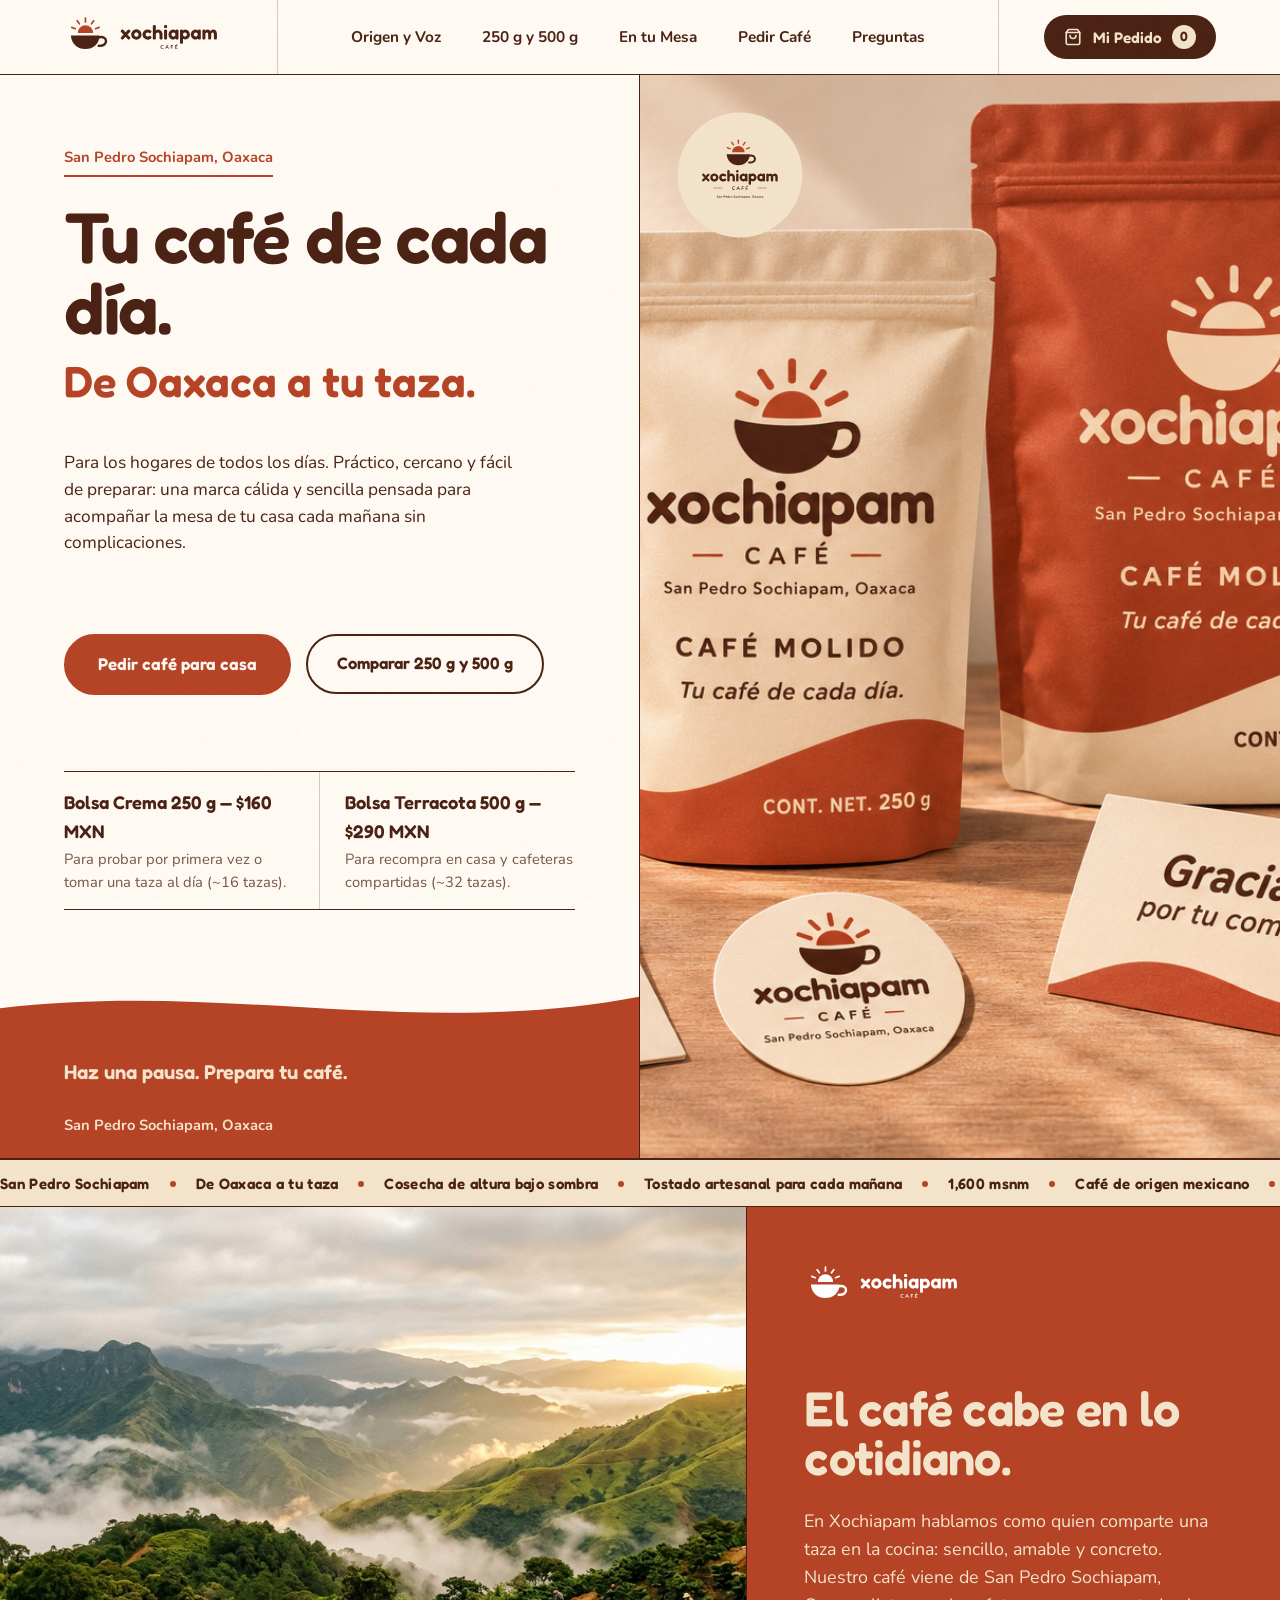
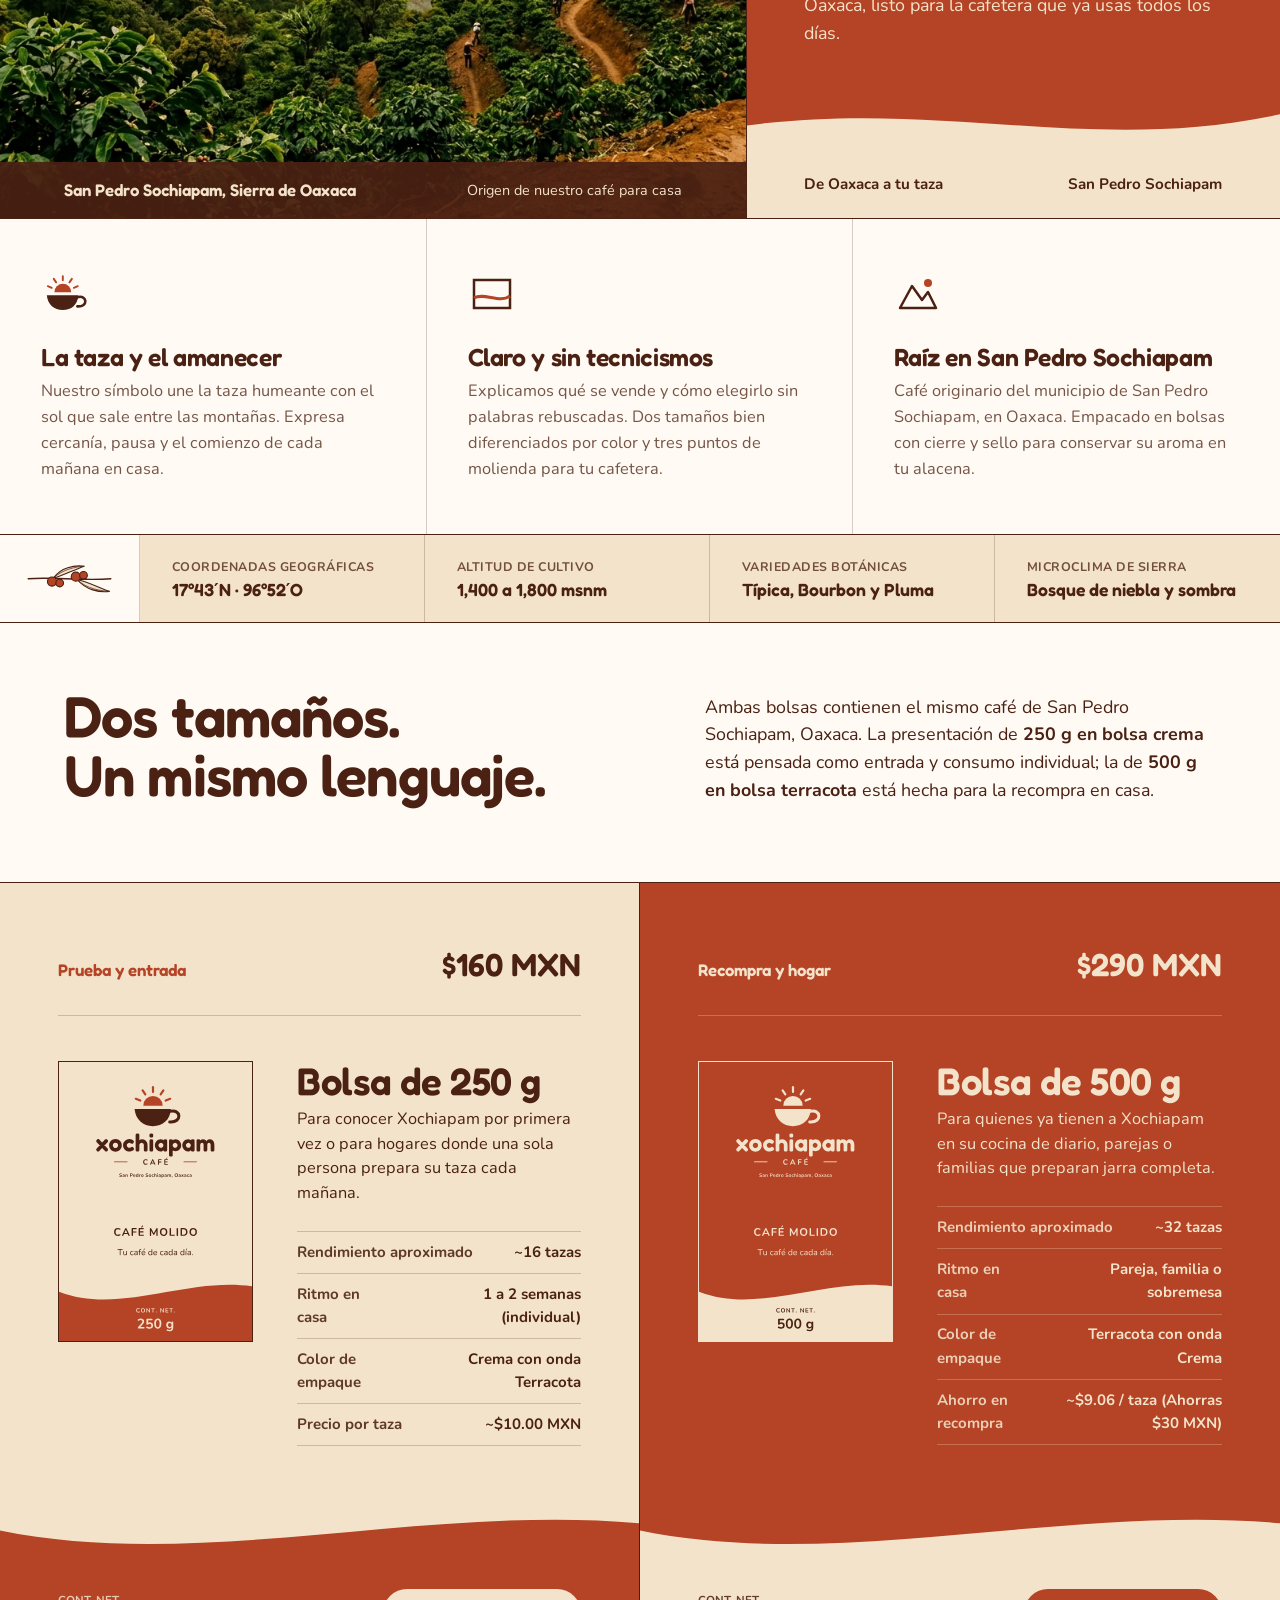
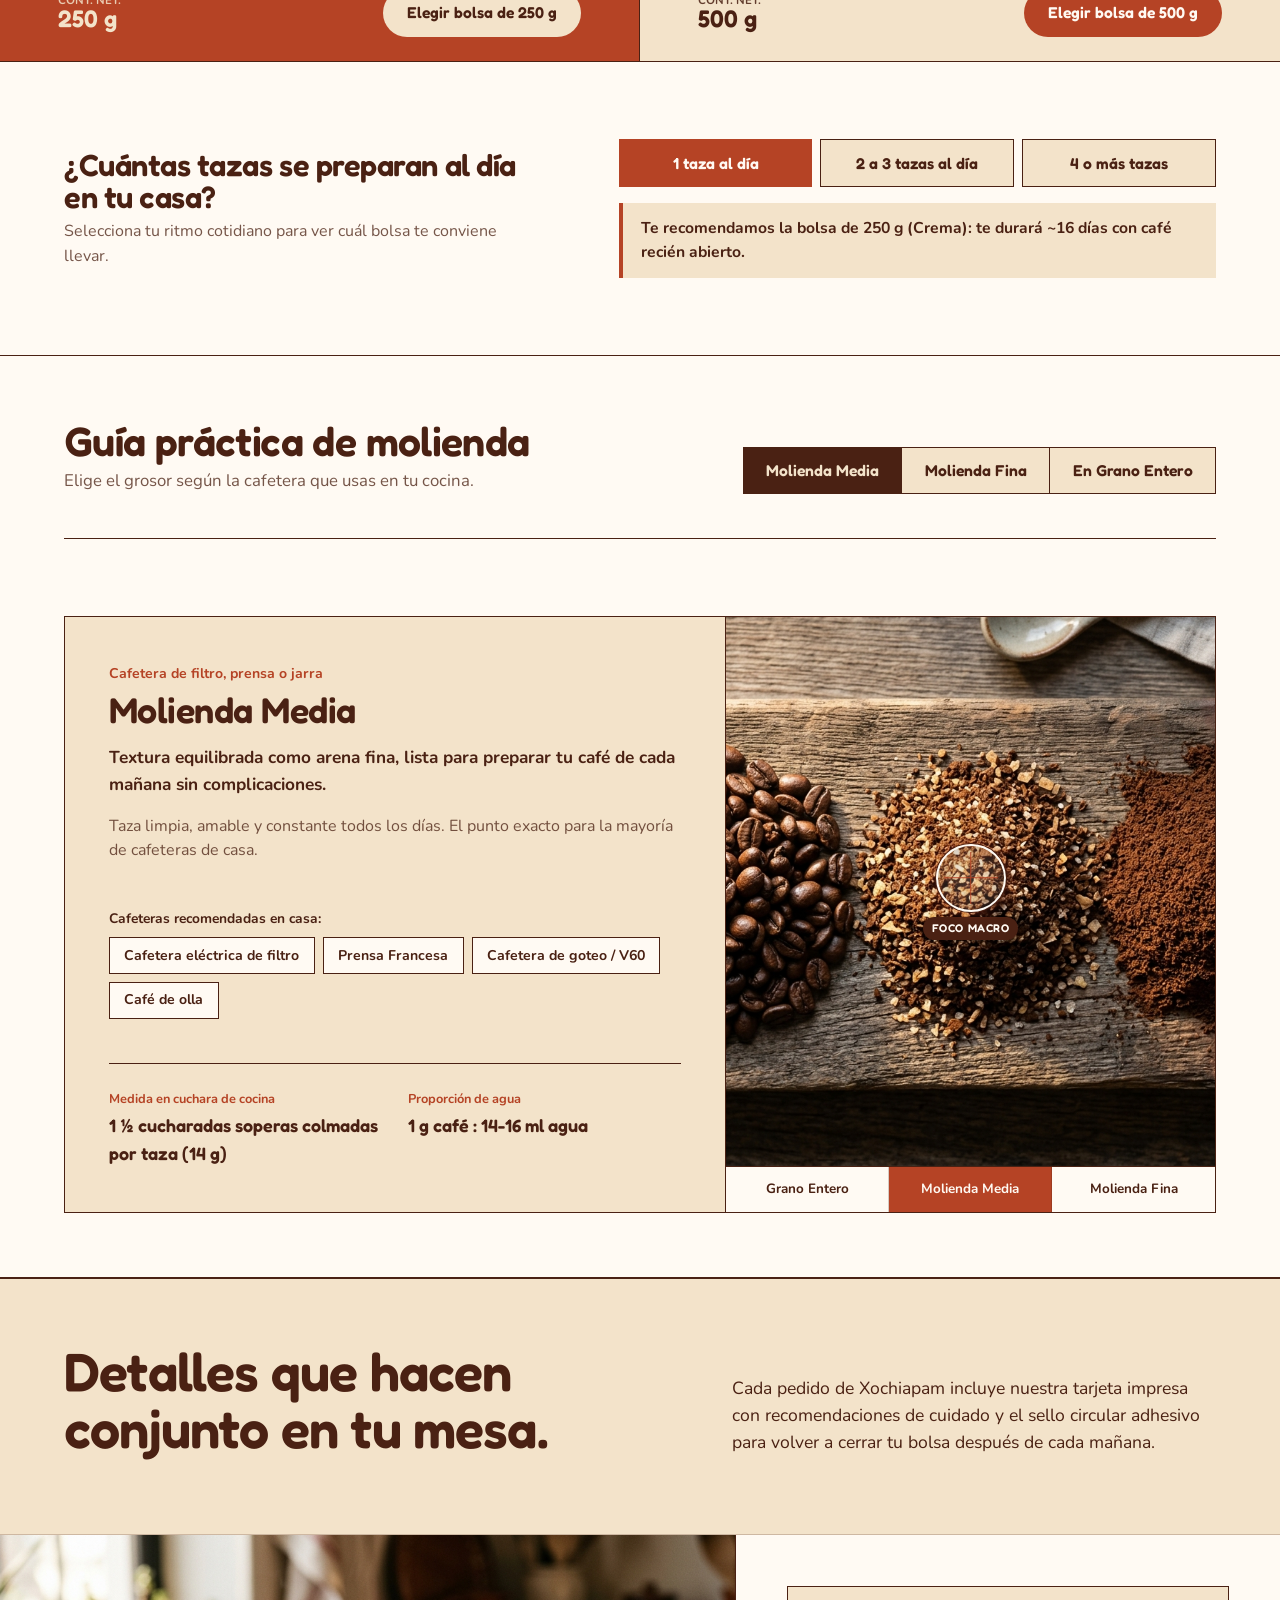
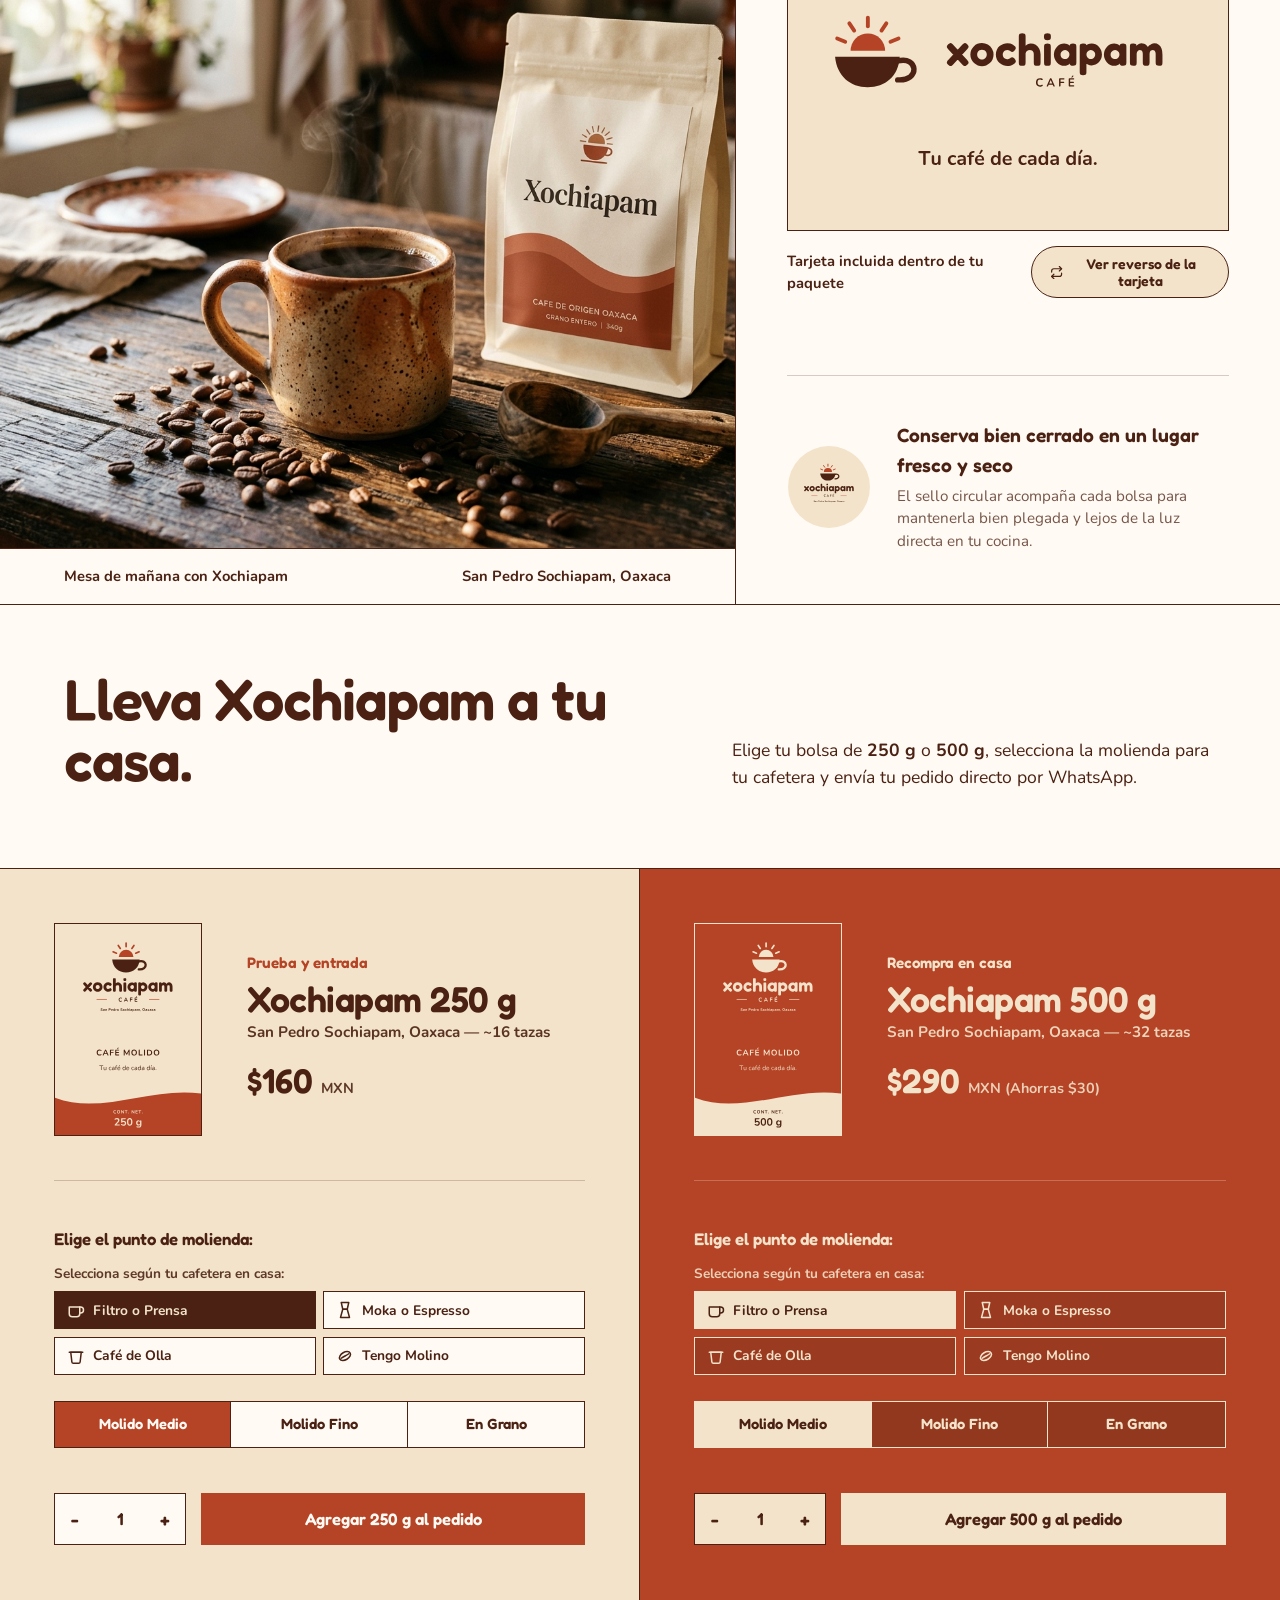
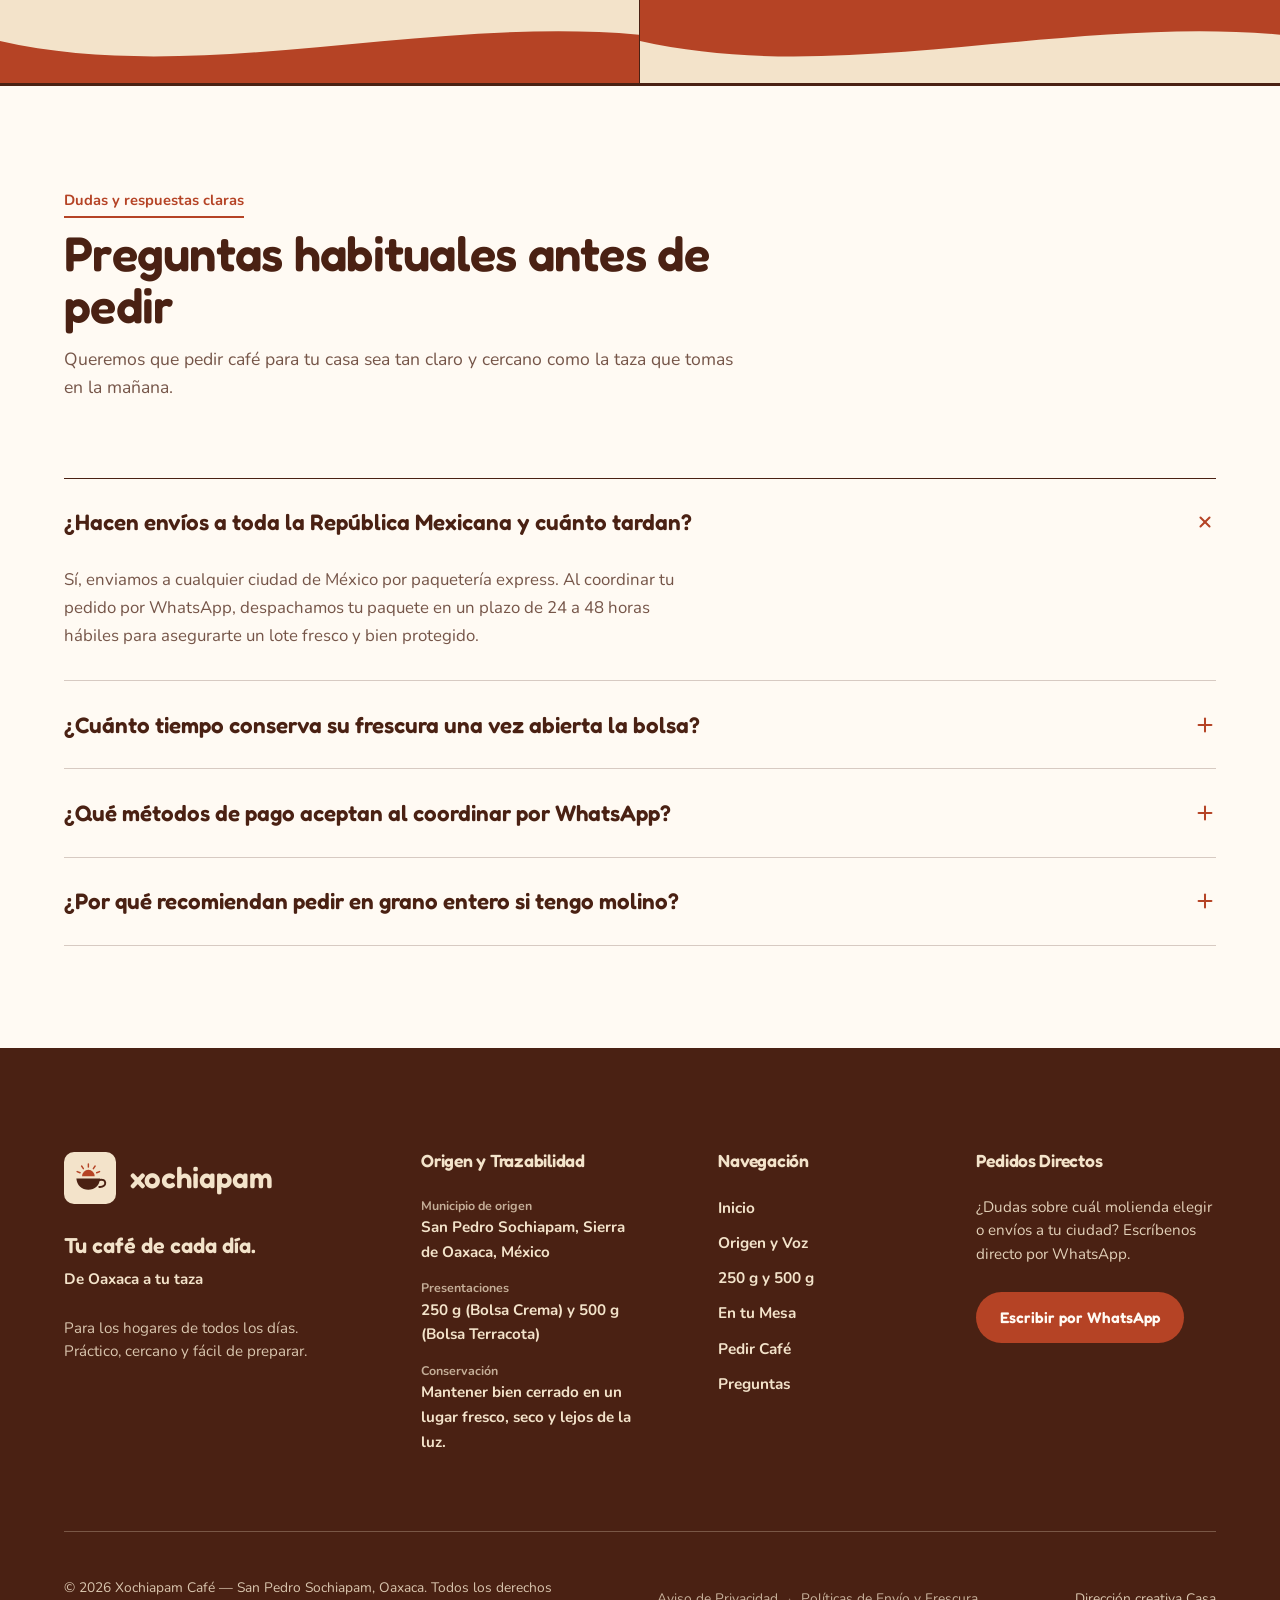
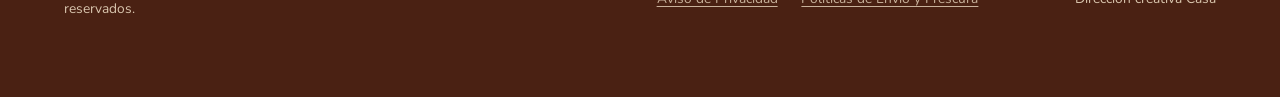
<file: index.html>
<!DOCTYPE html>
<html lang="es-MX">
<head>
  <meta charset="UTF-8">
  <meta name="viewport" content="width=device-width, initial-scale=1.0">
  <title>Xochiapam — Tu café de cada día | San Pedro Sochiapam, Oaxaca</title>
  <meta name="description" content="Café Xochiapam de San Pedro Sochiapam, Oaxaca. Para los hogares de todos los días: práctico, cercano y fácil de preparar. Presentaciones de 250 g en bolsa crema y 500 g en bolsa terracota.">
  <meta name="theme-color" content="#4A2113">

  <link rel="icon" type="image/svg+xml" href="assets/logos/simbolo-color.svg">
  <link rel="canonical" href="https://xochiapam.mx/">
  <link rel="manifest" href="manifest.json">

  <!-- Open Graph y Metadatos de Compartido (WhatsApp, Facebook, LinkedIn) -->
  <meta property="og:site_name" content="Xochiapam Café">
  <meta property="og:title" content="Xochiapam — Tu café de cada día | San Pedro Sochiapam, Oaxaca">
  <meta property="og:description" content="Café de origen oaxaqueño para tu cafetera de diario. San Pedro Sochiapam, Oaxaca. Presentaciones de 250 g y 500 g con molienda personalizada.">
  <meta property="og:image" content="assets/images/visualizacion-empaque.png">
  <meta property="og:image:alt" content="Empaques de Café Xochiapam 250 g en bolsa crema y 500 g en bolsa terracota">
  <meta property="og:type" content="website">
  <meta property="og:url" content="https://xochiapam.mx/">
  <meta property="og:locale" content="es_MX">

  <!-- Tarjetas para Twitter / X -->
  <meta name="twitter:card" content="summary_large_image">
  <meta name="twitter:title" content="Xochiapam — Tu café de cada día | San Pedro Sochiapam, Oaxaca">
  <meta name="twitter:description" content="Café de origen oaxaqueño para tu cafetera de diario. San Pedro Sochiapam, Oaxaca.">
  <meta name="twitter:image" content="assets/images/visualizacion-empaque.png">

  <!-- Datos Estructurados Schema.org (SEO y Rich Snippets) -->
  <script type="application/ld+json">
  {
    "@context": "https://schema.org",
    "@graph": [
      {
        "@type": "Organization",
        "@id": "https://xochiapam.mx/#organization",
        "name": "Xochiapam Café",
        "url": "https://xochiapam.mx/",
        "logo": "https://xochiapam.mx/assets/logos/horizontal-color.svg",
        "description": "Café de origen de San Pedro Sochiapam, Oaxaca para los hogares de todos los días.",
        "address": {
          "@type": "PostalAddress",
          "addressLocality": "San Pedro Sochiapam",
          "addressRegion": "Oaxaca",
          "addressCountry": "MX"
        },
        "sameAs": [
          "https://wa.me/5219511234567"
        ]
      },
      {
        "@type": "Product",
        "@id": "https://xochiapam.mx/#producto-250g",
        "name": "Café Xochiapam 250 g — Bolsa Crema",
        "image": "https://xochiapam.mx/assets/images/empaque-250g.png",
        "description": "Café de origen San Pedro Sochiapam, Oaxaca en presentación de 250 g. Ideal para consumo individual o parejas.",
        "brand": {
          "@type": "Brand",
          "name": "Xochiapam"
        },
        "offers": {
          "@type": "Offer",
          "price": "160.00",
          "priceCurrency": "MXN",
          "availability": "https://schema.org/InStock",
          "url": "https://xochiapam.mx/#tienda"
        }
      },
      {
        "@type": "Product",
        "@id": "https://xochiapam.mx/#producto-500g",
        "name": "Café Xochiapam 500 g — Bolsa Terracota",
        "image": "https://xochiapam.mx/assets/images/empaque-500g.png",
        "description": "Café de origen San Pedro Sochiapam, Oaxaca en presentación de 500 g. La despensa cafetera de la familia.",
        "brand": {
          "@type": "Brand",
          "name": "Xochiapam"
        },
        "offers": {
          "@type": "Offer",
          "price": "290.00",
          "priceCurrency": "MXN",
          "availability": "https://schema.org/InStock",
          "url": "https://xochiapam.mx/#tienda"
        }
      }
    ]
  }
  </script>

  <!-- Hojas de estilo modulares -->
  <link rel="stylesheet" href="css/tokens.css?v=5.0">
  <link rel="stylesheet" href="css/layout.css?v=5.0">
  <link rel="stylesheet" href="css/components.css?v=5.0">
</head>
<body>

  <!-- Enlace de salto directo para accesibilidad -->
  <a href="#main-content" class="skip-link">Saltar al contenido principal</a>

  <!-- ======================================================================
       CABECERA FIJA DE MARCA (SIN ADORNOS NI NUMERACIÓN ARTIFICIAL)
       ====================================================================== -->
  <header class="site-header">
    <div class="header-inner">
      <a href="#hero" class="brand-logo-link" aria-label="Xochiapam Café — Inicio">
        <img src="assets/logos/horizontal-color.svg" alt="Xochiapam Café" class="brand-logo-img" width="184" height="44">
      </a>

      <nav class="main-nav" aria-label="Navegación principal">
        <a href="#origen" class="nav-link">Origen y Voz</a>
        <a href="#comparativa" class="nav-link">250 g y 500 g</a>
        <a href="#mesa" class="nav-link">En tu Mesa</a>
        <a href="#tienda" class="nav-link">Pedir Café</a>
        <a href="#faq" class="nav-link">Preguntas</a>
      </nav>

      <div class="header-actions">
        <button
          type="button"
          id="cart-open-btn"
          class="cart-trigger-btn"
          aria-controls="cart-drawer"
          aria-haspopup="dialog"
          aria-label="Abrir bolsa de pedido"
        >
          <svg width="18" height="18" viewBox="0 0 24 24" fill="none" stroke="currentColor" stroke-width="2.2" stroke-linecap="round" stroke-linejoin="round" aria-hidden="true">
            <path d="M6 2L3 6v14a2 2 0 0 0 2 2h14a2 2 0 0 0 2-2V6l-3-4z"></path>
            <line x1="3" y1="6" x2="21" y2="6"></line>
            <path d="M16 10a4 4 0 0 1-8 0"></path>
          </svg>
          <span>Mi Pedido</span>
          <span id="cart-counter" class="cart-badge" aria-live="polite">0</span>
        </button>
      </div>
    </div>
  </header>

  <main id="main-content">

    <!-- ====================================================================
         HERO FULL-BLEED 50/50 SPLIT ARQUITECTÓNICO (#hero)
         ==================================================================== -->
    <section id="hero" class="hero-section" aria-labelledby="hero-heading">
      <div class="hero-split-stage">
        <!-- Mitad Izquierda: Tipografía Monumental + Tabla Rápida + Onda Terracota -->
        <div class="hero-left-pane">
          <div class="hero-left-content">
            <span class="hero-origin-tag">San Pedro Sochiapam, Oaxaca</span>

            <h1 id="hero-heading" class="hero-title">
              Tu café de cada día.
            </h1>
            <p class="hero-subtitle-display">
              De Oaxaca a tu taza.
            </p>

            <p class="hero-lead">
              Para los hogares de todos los días. Práctico, cercano y fácil de preparar: una marca cálida y sencilla pensada para acompañar la mesa de tu casa cada mañana sin complicaciones.
            </p>

            <div class="hero-cta-group">
              <a href="#tienda" class="btn-primary">Pedir café para casa</a>
              <a href="#comparativa" class="btn-secondary">Comparar 250 g y 500 g</a>
            </div>

            <div class="hero-presentations-ledger">
              <div class="hero-ledger-cell">
                <strong class="hero-ledger-title">Bolsa Crema 250 g — $160 MXN</strong>
                <span class="hero-ledger-desc">Para probar por primera vez o tomar una taza al día (~16 tazas).</span>
              </div>
              <div class="hero-ledger-cell">
                <strong class="hero-ledger-title">Bolsa Terracota 500 g — $290 MXN</strong>
                <span class="hero-ledger-desc">Para recompra en casa y cafeteras compartidas (~32 tazas).</span>
              </div>
            </div>
          </div>

          <div class="hero-left-wave-band">
            <svg class="hero-wave-svg" viewBox="0 0 1080 140" preserveAspectRatio="none" aria-hidden="true">
              <path d="M0 55 C380 -15 700 135 1080 25 V140 H0 Z" fill="#B54325"></path>
            </svg>
            <div class="hero-wave-bar">
              <strong>Haz una pausa. Prepara tu café.</strong>
              <span>San Pedro Sochiapam, Oaxaca</span>
            </div>
          </div>
        </div>

        <!-- Mitad Derecha: Fotografía a Sangre + Sello Oficial -->
        <div class="hero-right-pane">
          <img
            src="assets/images/adhesivo-circular.svg"
            alt="Sello circular oficial de Xochiapam Café, San Pedro Sochiapam, Oaxaca"
            class="hero-axis-seal"
            width="136"
            height="136"
          >
          <img
            src="assets/images/visualizacion-empaque.png"
            alt="Bolsas de Café Xochiapam de 250 g en crema y 500 g en terracota junto a una taza servida sobre mesa de madera"
            class="hero-bleed-photo"
            width="1536"
            height="1024"
            loading="eager"
          >
        </div>
      </div>
    </section>

    <!-- ====================================================================
         CINTA TIPOGRÁFICA DE TALLER (MARQUEE DE MANIFIESTO CONTINUO)
         Inspirado en cintas de algodón y sacos de café de exportación
         ==================================================================== -->
    <aside class="marquee-ribbon" aria-label="Manifiesto continuo de Xochiapam">
      <div class="marquee-track">
        <div class="marquee-content" aria-hidden="true">
          <span>San Pedro Sochiapam</span>
          <span class="marquee-dot"></span>
          <span>De Oaxaca a tu taza</span>
          <span class="marquee-dot"></span>
          <span>Cosecha de altura bajo sombra</span>
          <span class="marquee-dot"></span>
          <span>Tostado artesanal para cada mañana</span>
          <span class="marquee-dot"></span>
          <span>1,600 msnm</span>
          <span class="marquee-dot"></span>
          <span>Café de origen mexicano</span>
          <span class="marquee-dot"></span>
          <span>Notas a cacao y panela</span>
          <span class="marquee-dot"></span>
        </div>
        <div class="marquee-content" aria-hidden="true">
          <span>San Pedro Sochiapam</span>
          <span class="marquee-dot"></span>
          <span>De Oaxaca a tu taza</span>
          <span class="marquee-dot"></span>
          <span>Cosecha de altura bajo sombra</span>
          <span class="marquee-dot"></span>
          <span>Tostado artesanal para cada mañana</span>
          <span class="marquee-dot"></span>
          <span>1,600 msnm</span>
          <span class="marquee-dot"></span>
          <span>Café de origen mexicano</span>
          <span class="marquee-dot"></span>
          <span>Notas a cacao y panela</span>
          <span class="marquee-dot"></span>
        </div>
      </div>
    </aside>

    <!-- ====================================================================
         ORIGEN Y VOZ DE MARCA (#origen)
         Panorama de la Sierra + Bloque Monolítico Terracota + 3 Columnas
         ==================================================================== -->
    <section id="origen" class="section-origins" aria-labelledby="origins-heading">
      <div class="origins-top-spread">
        <figure class="origins-sierra-stage">
          <img
            src="assets/images/origen-sochiapam-sierra.jpg"
            alt="Montañas y cafetales bajo sombra en San Pedro Sochiapam, Sierra de Oaxaca"
            class="origins-sierra-img"
            width="1376"
            height="768"
            loading="lazy"
          >
          <figcaption class="origins-sierra-caption">
            <strong>San Pedro Sochiapam, Sierra de Oaxaca</strong>
            <span>Origen de nuestro café para casa</span>
          </figcaption>
        </figure>

        <div class="origins-terracota-slab">
          <div class="slab-content">
            <img
              src="assets/logos/horizontal-blanco.svg"
              alt="Xochiapam Café en color crema"
              class="slab-brand-mark"
              width="176"
              height="44"
              loading="lazy"
            >
            <h2 id="origins-heading" class="slab-heading">
              El café cabe en lo cotidiano.
            </h2>
            <p class="slab-lead">
              En Xochiapam hablamos como quien comparte una taza en la cocina: sencillo, amable y concreto. Nuestro café viene de San Pedro Sochiapam, Oaxaca, listo para la cafetera que ya usas todos los días.
            </p>
          </div>

          <div class="slab-wave-footer">
            <svg class="slab-wave-svg" viewBox="0 0 1080 140" preserveAspectRatio="none" aria-hidden="true">
              <path d="M0 55 C400 -15 700 135 1080 25 V140 H0 Z" fill="#F3E3CA"></path>
            </svg>
            <div class="slab-crema-strip">
              <span>De Oaxaca a tu taza</span>
              <span>San Pedro Sochiapam</span>
            </div>
          </div>
        </div>
      </div>

      <!-- Tres Pilares de Identidad (Sin numeración artificial) -->
      <div class="origins-pillars-grid">
        <article class="origin-pillar-col">
          <img
            src="assets/logos/simbolo-color.svg"
            alt="Símbolo de la taza y el amanecer de Xochiapam"
            class="origin-pillar-icon"
            width="48"
            height="48"
            loading="lazy"
          >
          <div>
            <h3>La taza y el amanecer</h3>
            <p>Nuestro símbolo une la taza humeante con el sol que sale entre las montañas. Expresa cercanía, pausa y el comienzo de cada mañana en casa.</p>
          </div>
        </article>

        <article class="origin-pillar-col">
          <svg class="origin-pillar-icon" viewBox="0 0 48 48" fill="none" aria-hidden="true">
            <rect x="6" y="10" width="36" height="28" stroke="#4A2113" stroke-width="2.5"></rect>
            <path d="M6 28 C16 22 32 34 42 26" stroke="#B54325" stroke-width="3"></path>
          </svg>
          <div>
            <h3>Claro y sin tecnicismos</h3>
            <p>Explicamos qué se vende y cómo elegirlo sin palabras rebuscadas. Dos tamaños bien diferenciados por color y tres puntos de molienda para tu cafetera.</p>
          </div>
        </article>

        <article class="origin-pillar-col">
          <svg class="origin-pillar-icon" viewBox="0 0 48 48" fill="none" aria-hidden="true">
            <path d="M6 38 L18 16 L28 30 L34 22 L42 38 Z" stroke="#4A2113" stroke-width="2.5" stroke-linejoin="round"></path>
            <circle cx="34" cy="13" r="4" fill="#B54325"></circle>
          </svg>
          <div>
            <h3>Raíz en San Pedro Sochiapam</h3>
            <p>Café originario del municipio de San Pedro Sochiapam, en Oaxaca. Empacado en bolsas con cierre y sello para conservar su aroma en tu alacena.</p>
          </div>
        </article>
      </div>

      <!-- Placa Georreferenciada y Grabado Botánico de Origen -->
      <div class="origin-passport-bar">
        <div class="passport-botanical-graphic" aria-hidden="true">
          <!-- Grabado Botánico SVG artesanal de Coffea arabica: rama, hojas y cerezas maduras -->
          <svg viewBox="0 0 130 68" fill="none" class="botanical-branch-svg" aria-hidden="true">
            <!-- Tallo principal curvo -->
            <path d="M6 34 C38 31 80 37 124 34" stroke="#4A2113" stroke-width="2" stroke-linecap="round"/>
            <!-- Hoja izquierda superior con nervaduras -->
            <path d="M42 33 C52 18 72 14 86 16 C72 21 54 30 42 33 Z" fill="#F3E3CA" stroke="#4A2113" stroke-width="1.6" stroke-linejoin="round"/>
            <path d="M42 33 C56 20 74 17 86 16" stroke="#4A2113" stroke-width="1"/>
            <!-- Hoja derecha inferior -->
            <path d="M76 35 C88 50 108 54 122 52 C108 47 90 38 76 35 Z" fill="#F3E3CA" stroke="#4A2113" stroke-width="1.6" stroke-linejoin="round"/>
            <path d="M76 35 C90 49 110 51 122 52" stroke="#4A2113" stroke-width="1"/>
            <!-- Cerezas de café maduras en Terracota con cáliz en Cacao -->
            <circle cx="40" cy="38" r="6.5" fill="#B54325" stroke="#4A2113" stroke-width="1.6"/>
            <circle cx="51" cy="40" r="5.5" fill="#B54325" stroke="#4A2113" stroke-width="1.6"/>
            <circle cx="74" cy="31" r="6.5" fill="#B54325" stroke="#4A2113" stroke-width="1.6"/>
            <circle cx="85" cy="29" r="5.5" fill="#B54325" stroke="#4A2113" stroke-width="1.6"/>
          </svg>
        </div>

        <div class="passport-data-columns">
          <div class="passport-cell">
            <span class="passport-label">Coordenadas geográficas</span>
            <strong class="passport-val">17°43′N · 96°52′O</strong>
          </div>
          <div class="passport-cell">
            <span class="passport-label">Altitud de cultivo</span>
            <strong class="passport-val">1,400 a 1,800 msnm</strong>
          </div>
          <div class="passport-cell">
            <span class="passport-label">Variedades botánicas</span>
            <strong class="passport-val">Típica, Bourbon y Pluma</strong>
          </div>
          <div class="passport-cell">
            <span class="passport-label">Microclima de sierra</span>
            <strong class="passport-val">Bosque de niebla y sombra</strong>
          </div>
        </div>
      </div>
    </section>

    <!-- ====================================================================
         EMPAQUE Y COMPARATIVA FULL-BLEED 50/50 (#comparativa)
         "Dos tamaños. Un mismo lenguaje." (Pág. 09 del Manual)
         ==================================================================== -->
    <section id="comparativa" class="section-comparison" aria-labelledby="comparison-heading">
      <div class="comparison-header-bar">
        <h2 id="comparison-heading" class="comparison-headline">
          Dos tamaños.<br>Un mismo lenguaje.
        </h2>
        <p class="comparison-lead">
          Ambas bolsas contienen el mismo café de San Pedro Sochiapam, Oaxaca. La presentación de <strong>250 g en bolsa crema</strong> está pensada como entrada y consumo individual; la de <strong>500 g en bolsa terracota</strong> está hecha para la recompra en casa.
        </p>
      </div>

      <!-- Duelo Arquitectónico 50/50 a Sangre: Crema (250g) | Terracota (500g) -->
      <div class="dual-packaging-split">
        <!-- MITAD IZQUIERDA: 250 g CREMA CON ONDA TERRACOTA -->
        <article class="pack-world pack-world--crema" id="world-250">
          <div class="pack-world-inner">
            <header class="pack-world-header">
              <span class="pack-role-tag">Prueba y entrada</span>
              <span class="pack-price-pill">$160 MXN</span>
            </header>

            <div class="pack-body-grid">
              <img
                src="assets/images/frontal-250g.svg"
                alt="Etiqueta oficial frontal de 250 g en color crema con onda terracota"
                class="pack-label-artwork"
                width="195"
                height="281"
                loading="lazy"
              >

              <div>
                <h3 class="pack-title">Bolsa de 250 g</h3>
                <p class="pack-subtitle">
                  Para conocer Xochiapam por primera vez o para hogares donde una sola persona prepara su taza cada mañana.
                </p>

                <dl class="pack-specs-dl">
                  <div class="pack-spec-row">
                    <dt>Rendimiento aproximado</dt>
                    <dd>~16 tazas</dd>
                  </div>
                  <div class="pack-spec-row">
                    <dt>Ritmo en casa</dt>
                    <dd>1 a 2 semanas (individual)</dd>
                  </div>
                  <div class="pack-spec-row">
                    <dt>Color de empaque</dt>
                    <dd>Crema con onda Terracota</dd>
                  </div>
                  <div class="pack-spec-row">
                    <dt>Precio por taza</dt>
                    <dd>~$10.00 MXN</dd>
                  </div>
                </dl>
              </div>
            </div>
          </div>

          <div class="pack-wave-footer">
            <svg class="pack-wave-svg" viewBox="0 0 900 120" preserveAspectRatio="none" aria-hidden="true">
              <path d="M0 30 C280 115 600 -25 900 15 V120 H0 Z" fill="#B54325"></path>
            </svg>
            <div class="pack-wave-cta-bar">
              <div class="pack-weight-stamp">
                <small>CONT. NET.</small>
                250 g
              </div>
              <a href="#tienda" class="btn-comparison" data-weight="250">
                Elegir bolsa de 250 g
              </a>
            </div>
          </div>
        </article>

        <!-- MITAD DERECHA: 500 g TERRACOTA CON ONDA CREMA -->
        <article class="pack-world pack-world--terracota" id="world-500">
          <div class="pack-world-inner">
            <header class="pack-world-header">
              <span class="pack-role-tag">Recompra y hogar</span>
              <span class="pack-price-pill">$290 MXN</span>
            </header>

            <div class="pack-body-grid">
              <img
                src="assets/images/frontal-500g.svg"
                alt="Etiqueta oficial frontal de 500 g en color terracota con onda crema"
                class="pack-label-artwork"
                width="195"
                height="281"
                loading="lazy"
              >

              <div>
                <h3 class="pack-title">Bolsa de 500 g</h3>
                <p class="pack-subtitle">
                  Para quienes ya tienen a Xochiapam en su cocina de diario, parejas o familias que preparan jarra completa.
                </p>

                <dl class="pack-specs-dl">
                  <div class="pack-spec-row">
                    <dt>Rendimiento aproximado</dt>
                    <dd>~32 tazas</dd>
                  </div>
                  <div class="pack-spec-row">
                    <dt>Ritmo en casa</dt>
                    <dd>Pareja, familia o sobremesa</dd>
                  </div>
                  <div class="pack-spec-row">
                    <dt>Color de empaque</dt>
                    <dd>Terracota con onda Crema</dd>
                  </div>
                  <div class="pack-spec-row">
                    <dt>Ahorro en recompra</dt>
                    <dd>~$9.06 / taza (Ahorras $30 MXN)</dd>
                  </div>
                </dl>
              </div>
            </div>
          </div>

          <div class="pack-wave-footer">
            <svg class="pack-wave-svg" viewBox="0 0 900 120" preserveAspectRatio="none" aria-hidden="true">
              <path d="M0 30 C280 115 600 -25 900 15 V120 H0 Z" fill="#F3E3CA"></path>
            </svg>
            <div class="pack-wave-cta-bar">
              <div class="pack-weight-stamp">
                <small>CONT. NET.</small>
                500 g
              </div>
              <a href="#tienda" class="btn-comparison" data-weight="500">
                Elegir bolsa de 500 g
              </a>
            </div>
          </div>
        </article>
      </div>

      <!-- Calculadora Interactiva de Ritmo en Casa -->
      <div class="household-matcher" aria-label="Calculadora de presentación según consumo diario">
        <div class="matcher-question">
          <h3>¿Cuántas tazas se preparan al día en tu casa?</h3>
          <p>Selecciona tu ritmo cotidiano para ver cuál bolsa te conviene llevar.</p>
        </div>
        <div class="matcher-controls">
          <div class="matcher-pills" role="group" aria-label="Tazas preparadas por día">
            <button type="button" class="matcher-pill is-active" data-ritmo="individual" aria-pressed="true">1 taza al día</button>
            <button type="button" class="matcher-pill" data-ritmo="pareja" aria-pressed="false">2 a 3 tazas al día</button>
            <button type="button" class="matcher-pill" data-ritmo="familia" aria-pressed="false">4 o más tazas</button>
          </div>
          <div class="matcher-verdict" aria-live="polite">
            <span id="matcher-verdict-text">Te recomendamos la bolsa de 250 g (Crema): te durará ~16 días con café recién abierto.</span>
          </div>
        </div>
      </div>

      <!-- Guía Táctil de Molienda con Escenario Macro Fotográfico -->
      <div class="grind-guide-block">
        <div class="grind-guide-top">
          <div class="grind-guide-heading">
            <h3>Guía práctica de molienda</h3>
            <p>Elige el grosor según la cafetera que usas en tu cocina.</p>
          </div>

          <div class="grind-tablist" role="tablist" aria-label="Opciones de molienda">
            <button type="button" role="tab" id="tab-medio" class="grind-tab is-active" aria-selected="true" aria-controls="grind-panel" tabindex="0" data-grind-id="medio">
              Molienda Media
            </button>
            <button type="button" role="tab" id="tab-fino" class="grind-tab" aria-selected="false" aria-controls="grind-panel" tabindex="-1" data-grind-id="fino">
              Molienda Fina
            </button>
            <button type="button" role="tab" id="tab-grano" class="grind-tab" aria-selected="false" aria-controls="grind-panel" tabindex="-1" data-grind-id="grano">
              En Grano Entero
            </button>
          </div>
        </div>

        <div id="grind-panel" class="grind-tabpanel" role="tabpanel" aria-labelledby="tab-medio">
          <div class="grind-panel-info">
            <div>
              <span class="grind-panel-badge" id="grind-badge">Cafetera de filtro, prensa o jarra</span>
              <h4 class="grind-panel-title" id="grind-title">Molienda Media</h4>
              <p class="grind-panel-recommendation" id="grind-recommendation">
                Textura equilibrada como arena fina, lista para preparar tu café de cada mañana sin complicaciones.
              </p>
              <p class="grind-panel-taste" id="grind-taste">
                Taza limpia, amable y constante todos los días. El punto exacto para la mayoría de cafeteras de casa.
              </p>

              <p class="grind-methods-label">Cafeteras recomendadas en casa:</p>
              <ul class="grind-methods-list" id="grind-methods">
                <li class="method-tag">Cafetera eléctrica de filtro</li>
                <li class="method-tag">Prensa Francesa</li>
                <li class="method-tag">Cafetera de goteo / V60</li>
                <li class="method-tag">Café de olla</li>
              </ul>
            </div>

            <div class="grind-recipe-row">
              <div>
                <span class="recipe-stat-label">Medida en cuchara de cocina</span>
                <span class="recipe-stat-value" id="grind-spoons-text">1 ½ cucharadas soperas colmadas por taza (14 g)</span>
              </div>
              <div>
                <span class="recipe-stat-label">Proporción de agua</span>
                <span class="recipe-stat-value" id="grind-ratio-text">1 g café : 14-16 ml agua</span>
              </div>
            </div>
          </div>

          <figure class="grind-tactile-stage" id="grind-photo-stage" data-active-grind="medio">
            <div class="grind-tactile-img-wrap">
              <img
                src="assets/images/granos-molienda-textura.jpg"
                alt="Comparativa macro sobre madera: grano entero tostado, molienda media y molienda fina"
                class="grind-tactile-img"
                width="1376"
                height="768"
                loading="lazy"
              >
              <!-- Retículo Óptico Vectorial de Inspección Macro -->
              <div class="grind-optical-reticle" aria-hidden="true">
                <div class="reticle-lens"></div>
                <span class="reticle-caption">Foco macro</span>
              </div>
            </div>
            <figcaption class="grind-tactile-zones">
              <span class="grind-zone-item" data-zone="grano">Grano Entero</span>
              <span class="grind-zone-item" data-zone="medio">Molienda Media</span>
              <span class="grind-zone-item" data-zone="fino">Molienda Fina</span>
            </figcaption>
          </figure>
        </div>
      </div>
    </section>

    <!-- ====================================================================
         DETALLES QUE HACEN CONJUNTO EN TU MESA (#mesa)
         ==================================================================== -->
    <section id="mesa" class="section-ensemble" aria-labelledby="ensemble-heading">
      <div class="ensemble-header-bar">
        <h2 id="ensemble-heading" class="ensemble-headline">
          Detalles que hacen conjunto en tu mesa.
        </h2>
        <p class="ensemble-lead">
          Cada pedido de Xochiapam incluye nuestra tarjeta impresa con recomendaciones de cuidado y el sello circular adhesivo para volver a cerrar tu bolsa después de cada mañana.
        </p>
      </div>

      <div class="ensemble-split-grid">
        <figure class="ensemble-photo-pane">
          <img
            src="assets/images/ritual-taza-madera.jpg"
            alt="Taza de cerámica artesanal con café recién servido junto a una bolsa de Xochiapam sobre mesa de madera"
            width="1200"
            height="896"
            loading="lazy"
          >
          <figcaption class="ensemble-photo-caption">
            <span>Mesa de mañana con Xochiapam</span>
            <span>San Pedro Sochiapam, Oaxaca</span>
          </figcaption>
        </figure>

        <div class="ensemble-stationery-pane">
          <div class="ensemble-flip-card-wrap">
            <div class="ensemble-flip-card" role="button" tabindex="0" aria-label="Girar tarjeta de agradecimiento para ver frente y reverso">
              <div class="ensemble-flip-face ensemble-flip-face--front">
                <img
                  src="assets/images/tarjeta-frente.svg"
                  alt="Frente de la tarjeta Xochiapam: Tu café de cada día"
                  width="900"
                  height="500"
                  loading="lazy"
                >
              </div>
              <div class="ensemble-flip-face ensemble-flip-face--back">
                <img
                  src="assets/images/tarjeta-reverso.svg"
                  alt="Reverso de la tarjeta Xochiapam: San Pedro Sochiapam, Oaxaca"
                  width="900"
                  height="500"
                  loading="lazy"
                >
              </div>
            </div>
            <div class="ensemble-flip-controls">
              <span class="ensemble-flip-caption">Tarjeta incluida dentro de tu paquete</span>
              <button type="button" class="btn-flip-card" id="btn-flip-card" aria-pressed="false">
                <svg width="15" height="15" viewBox="0 0 24 24" fill="none" stroke="currentColor" stroke-width="2.2" stroke-linecap="round" stroke-linejoin="round" aria-hidden="true">
                  <polyline points="17 1 21 5 17 9"></polyline>
                  <path d="M3 11V9a4 4 0 0 1 4-4h14"></path>
                  <polyline points="7 23 3 19 7 15"></polyline>
                  <path d="M21 13v2a4 4 0 0 1-4 4H3"></path>
                </svg>
                <span>Ver reverso de la tarjeta</span>
              </button>
            </div>
          </div>

          <div class="ensemble-seal-row">
            <img
              src="assets/images/adhesivo-circular.svg"
              alt="Sello circular adhesivo Xochiapam Café"
              class="ensemble-seal-img"
              width="84"
              height="84"
              loading="lazy"
            >
            <div class="ensemble-seal-text">
              <strong>Conserva bien cerrado en un lugar fresco y seco</strong>
              <p>El sello circular acompaña cada bolsa para mantenerla bien plegada y lejos de la luz directa en tu cocina.</p>
            </div>
          </div>
        </div>
      </div>
    </section>

    <!-- ====================================================================
         MOSTRADOR DE PEDIDO DIRECTO (#tienda)
         ==================================================================== -->
    <section id="tienda" class="section-boutique" aria-labelledby="boutique-heading">
      <div class="boutique-header-bar">
        <h2 id="boutique-heading" class="boutique-title">
          Lleva Xochiapam a tu casa.
        </h2>
        <p class="boutique-subtitle">
          Elige tu bolsa de <strong>250 g</strong> o <strong>500 g</strong>, selecciona la molienda para tu cafetera y envía tu pedido directo por WhatsApp.
        </p>
      </div>

      <div class="boutique-grid">
        <!-- MOSTRADOR 250 g (CREMA) -->
        <article class="boutique-card boutique-card--250" data-product="xochiapam-250">
          <div class="boutique-card-body">
            <div class="boutique-card-top">
              <img
                src="assets/images/frontal-250g.svg"
                alt="Bolsa de Café Xochiapam 250 g en color crema"
                class="boutique-pack-img"
                width="148"
                height="213"
                loading="lazy"
              >
              <div>
                <span class="boutique-badge">Prueba y entrada</span>
                <h3 class="boutique-product-title">Xochiapam 250 g</h3>
                <p class="boutique-product-meta">San Pedro Sochiapam, Oaxaca — ~16 tazas</p>
                <div class="boutique-price-row">
                  <span class="boutique-price">$160</span>
                  <span class="boutique-currency">MXN</span>
                </div>
              </div>
            </div>

            <fieldset class="config-fieldset">
              <legend class="config-legend">Elige el punto de molienda:</legend>

              <div class="quick-brewer-picker">
                <span class="brewer-picker-title">Selecciona según tu cafetera en casa:</span>
                <div class="brewer-buttons-grid">
                  <button type="button" class="btn-brewer is-active" data-grind="medio" aria-label="Molienda media para cafetera de filtro o prensa">
                    <svg viewBox="0 0 24 24" fill="none" stroke="currentColor" stroke-width="2" stroke-linecap="round" stroke-linejoin="round" aria-hidden="true">
                      <path d="M17 8h1a4 4 0 1 1 0 8h-1"></path>
                      <path d="M3 8h14v9a4 4 0 0 1-4 4H7a4 4 0 0 1-4-4Z"></path>
                    </svg>
                    <span>Filtro o Prensa</span>
                  </button>
                  <button type="button" class="btn-brewer" data-grind="fino" aria-label="Molienda fina para cafetera moka o espresso">
                    <svg viewBox="0 0 24 24" fill="none" stroke="currentColor" stroke-width="2" stroke-linecap="round" stroke-linejoin="round" aria-hidden="true">
                      <polygon points="7 2 17 2 15 11 9 11 7 2"></polygon>
                      <polygon points="9 11 15 11 18 22 6 22 9 11"></polygon>
                    </svg>
                    <span>Moka o Espresso</span>
                  </button>
                  <button type="button" class="btn-brewer" data-grind="medio" aria-label="Molienda media para café de olla">
                    <svg viewBox="0 0 24 24" fill="none" stroke="currentColor" stroke-width="2" stroke-linecap="round" stroke-linejoin="round" aria-hidden="true">
                      <path d="M5 7h14l-1.5 13a2 2 0 0 1-2 1.8H8.5a2 2 0 0 1-2-1.8L5 7Z"></path>
                      <line x1="3" y1="7" x2="21" y2="7"></line>
                    </svg>
                    <span>Café de Olla</span>
                  </button>
                  <button type="button" class="btn-brewer" data-grind="grano" aria-label="En grano entero para molino propio">
                    <svg viewBox="0 0 24 24" fill="none" stroke="currentColor" stroke-width="2" stroke-linecap="round" stroke-linejoin="round" aria-hidden="true">
                      <ellipse cx="12" cy="12" rx="8" ry="5" transform="rotate(-30 12 12)"></ellipse>
                      <path d="M7 15c3-2 7-4 10-6"></path>
                    </svg>
                    <span>Tengo Molino</span>
                  </button>
                </div>
              </div>

              <div class="grind-pills-group" role="radiogroup" aria-label="Molienda para bolsa de 250 g">
                <label class="grind-pill-label">
                  <input type="radio" name="grind-250" value="medio" checked>
                  <span class="grind-pill-box">Molido Medio</span>
                </label>
                <label class="grind-pill-label">
                  <input type="radio" name="grind-250" value="fino">
                  <span class="grind-pill-box">Molido Fino</span>
                </label>
                <label class="grind-pill-label">
                  <input type="radio" name="grind-250" value="grano">
                  <span class="grind-pill-box">En Grano</span>
                </label>
              </div>
            </fieldset>

            <div class="boutique-action-row">
              <div class="qty-stepper" role="group" aria-label="Cantidad de bolsas de 250 g">
                <button type="button" class="btn-qty-step" data-action="decrease" aria-label="Disminuir cantidad">-</button>
                <input type="number" class="qty-input" value="1" min="1" max="99" aria-label="Cantidad de bolsas de 250 g">
                <button type="button" class="btn-qty-step" data-action="increase" aria-label="Aumentar cantidad">+</button>
              </div>

              <button type="button" class="btn-add-to-cart" data-product-id="xochiapam-250">
                <span>Agregar 250 g al pedido</span>
              </button>
            </div>
          </div>

          <div class="pack-wave-footer">
            <svg class="pack-wave-svg" viewBox="0 0 900 90" preserveAspectRatio="none" aria-hidden="true">
              <path d="M0 25 C280 95 600 -15 900 15 V90 H0 Z" fill="#B54325"></path>
            </svg>
          </div>
        </article>

        <!-- MOSTRADOR 500 g (TERRACOTA) -->
        <article class="boutique-card boutique-card--500" data-product="xochiapam-500">
          <div class="boutique-card-body">
            <div class="boutique-card-top">
              <img
                src="assets/images/frontal-500g.svg"
                alt="Bolsa de Café Xochiapam 500 g en color terracota"
                class="boutique-pack-img"
                width="148"
                height="213"
                loading="lazy"
              >
              <div>
                <span class="boutique-badge">Recompra en casa</span>
                <h3 class="boutique-product-title">Xochiapam 500 g</h3>
                <p class="boutique-product-meta">San Pedro Sochiapam, Oaxaca — ~32 tazas</p>
                <div class="boutique-price-row">
                  <span class="boutique-price">$290</span>
                  <span class="boutique-currency">MXN (Ahorras $30)</span>
                </div>
              </div>
            </div>

            <fieldset class="config-fieldset">
              <legend class="config-legend">Elige el punto de molienda:</legend>

              <div class="quick-brewer-picker">
                <span class="brewer-picker-title">Selecciona según tu cafetera en casa:</span>
                <div class="brewer-buttons-grid">
                  <button type="button" class="btn-brewer is-active" data-grind="medio" aria-label="Molienda media para cafetera de filtro o prensa">
                    <svg viewBox="0 0 24 24" fill="none" stroke="currentColor" stroke-width="2" stroke-linecap="round" stroke-linejoin="round" aria-hidden="true">
                      <path d="M17 8h1a4 4 0 1 1 0 8h-1"></path>
                      <path d="M3 8h14v9a4 4 0 0 1-4 4H7a4 4 0 0 1-4-4Z"></path>
                    </svg>
                    <span>Filtro o Prensa</span>
                  </button>
                  <button type="button" class="btn-brewer" data-grind="fino" aria-label="Molienda fina para cafetera moka o espresso">
                    <svg viewBox="0 0 24 24" fill="none" stroke="currentColor" stroke-width="2" stroke-linecap="round" stroke-linejoin="round" aria-hidden="true">
                      <polygon points="7 2 17 2 15 11 9 11 7 2"></polygon>
                      <polygon points="9 11 15 11 18 22 6 22 9 11"></polygon>
                    </svg>
                    <span>Moka o Espresso</span>
                  </button>
                  <button type="button" class="btn-brewer" data-grind="medio" aria-label="Molienda media para café de olla">
                    <svg viewBox="0 0 24 24" fill="none" stroke="currentColor" stroke-width="2" stroke-linecap="round" stroke-linejoin="round" aria-hidden="true">
                      <path d="M5 7h14l-1.5 13a2 2 0 0 1-2 1.8H8.5a2 2 0 0 1-2-1.8L5 7Z"></path>
                      <line x1="3" y1="7" x2="21" y2="7"></line>
                    </svg>
                    <span>Café de Olla</span>
                  </button>
                  <button type="button" class="btn-brewer" data-grind="grano" aria-label="En grano entero para molino propio">
                    <svg viewBox="0 0 24 24" fill="none" stroke="currentColor" stroke-width="2" stroke-linecap="round" stroke-linejoin="round" aria-hidden="true">
                      <ellipse cx="12" cy="12" rx="8" ry="5" transform="rotate(-30 12 12)"></ellipse>
                      <path d="M7 15c3-2 7-4 10-6"></path>
                    </svg>
                    <span>Tengo Molino</span>
                  </button>
                </div>
              </div>

              <div class="grind-pills-group" role="radiogroup" aria-label="Molienda para bolsa de 500 g">
                <label class="grind-pill-label">
                  <input type="radio" name="grind-500" value="medio" checked>
                  <span class="grind-pill-box">Molido Medio</span>
                </label>
                <label class="grind-pill-label">
                  <input type="radio" name="grind-500" value="fino">
                  <span class="grind-pill-box">Molido Fino</span>
                </label>
                <label class="grind-pill-label">
                  <input type="radio" name="grind-500" value="grano">
                  <span class="grind-pill-box">En Grano</span>
                </label>
              </div>
            </fieldset>

            <div class="boutique-action-row">
              <div class="qty-stepper" role="group" aria-label="Cantidad de bolsas de 500 g">
                <button type="button" class="btn-qty-step" data-action="decrease" aria-label="Disminuir cantidad">-</button>
                <input type="number" class="qty-input" value="1" min="1" max="99" aria-label="Cantidad de bolsas de 500 g">
                <button type="button" class="btn-qty-step" data-action="increase" aria-label="Aumentar cantidad">+</button>
              </div>

              <button type="button" class="btn-add-to-cart" data-product-id="xochiapam-500">
                <span>Agregar 500 g al pedido</span>
              </button>
            </div>
          </div>

          <div class="pack-wave-footer">
            <svg class="pack-wave-svg" viewBox="0 0 900 90" preserveAspectRatio="none" aria-hidden="true">
              <path d="M0 25 C280 95 600 -15 900 15 V90 H0 Z" fill="#F3E3CA"></path>
            </svg>
          </div>
        </article>
      </div>
    </section>

    <!-- ====================================================================
         PREGUNTAS HABITUALES ANTES DE PEDIR (#faq)
         Acordeón editorial exclusivo (<details name="faq-group">)
         ==================================================================== -->
    <section id="faq" class="section-faq" aria-labelledby="faq-heading">
      <div class="container">
        <div class="faq-header-bar">
          <span class="faq-badge">Dudas y respuestas claras</span>
          <h2 id="faq-heading" class="faq-title">
            Preguntas habituales antes de pedir
          </h2>
          <p class="faq-subtitle">
            Queremos que pedir café para tu casa sea tan claro y cercano como la taza que tomas en la mañana.
          </p>
        </div>

        <div class="faq-accordion-container">
          <details class="faq-item" name="faq-group" open>
            <summary class="faq-summary">
              <span class="faq-question">¿Hacen envíos a toda la República Mexicana y cuánto tardan?</span>
              <svg class="faq-toggle-icon" width="22" height="22" viewBox="0 0 24 24" fill="none" stroke="currentColor" stroke-width="2.2" stroke-linecap="round" stroke-linejoin="round" aria-hidden="true">
                <line x1="12" y1="5" x2="12" y2="19"></line>
                <line x1="5" y1="12" x2="19" y2="12"></line>
              </svg>
            </summary>
            <div class="faq-content">
              <p>
                Sí, enviamos a cualquier ciudad de México por paquetería express. Al coordinar tu pedido por WhatsApp, despachamos tu paquete en un plazo de 24 a 48 horas hábiles para asegurarte un lote fresco y bien protegido.
              </p>
            </div>
          </details>

          <details class="faq-item" name="faq-group">
            <summary class="faq-summary">
              <span class="faq-question">¿Cuánto tiempo conserva su frescura una vez abierta la bolsa?</span>
              <svg class="faq-toggle-icon" width="22" height="22" viewBox="0 0 24 24" fill="none" stroke="currentColor" stroke-width="2.2" stroke-linecap="round" stroke-linejoin="round" aria-hidden="true">
                <line x1="12" y1="5" x2="12" y2="19"></line>
                <line x1="5" y1="12" x2="19" y2="12"></line>
              </svg>
            </summary>
            <div class="faq-content">
              <p>
                Nuestras bolsas cuentan con válvula desgasificadora unidireccional y cierre tipo zip hermético, además del adhesivo circular incluido de regalo. Conservando la bolsa en tu alacena (lejos de calor y luz directa), mantiene su aroma y aceites óptimos de 4 a 6 semanas.
              </p>
            </div>
          </details>

          <details class="faq-item" name="faq-group">
            <summary class="faq-summary">
              <span class="faq-question">¿Qué métodos de pago aceptan al coordinar por WhatsApp?</span>
              <svg class="faq-toggle-icon" width="22" height="22" viewBox="0 0 24 24" fill="none" stroke="currentColor" stroke-width="2.2" stroke-linecap="round" stroke-linejoin="round" aria-hidden="true">
                <line x1="12" y1="5" x2="12" y2="19"></line>
                <line x1="5" y1="12" x2="19" y2="12"></line>
              </svg>
            </summary>
            <div class="faq-content">
              <p>
                Aceptamos transferencia electrónica inmediata (SPEI sin comisión adicional), pago con tarjeta de crédito o débito mediante enlace bancario protegido y depósitos en tiendas de conveniencia. Al enviar tu pedido te proporcionamos los datos al instante.
              </p>
            </div>
          </details>

          <details class="faq-item" name="faq-group">
            <summary class="faq-summary">
              <span class="faq-question">¿Por qué recomiendan pedir en grano entero si tengo molino?</span>
              <svg class="faq-toggle-icon" width="22" height="22" viewBox="0 0 24 24" fill="none" stroke="currentColor" stroke-width="2.2" stroke-linecap="round" stroke-linejoin="round" aria-hidden="true">
                <line x1="12" y1="5" x2="12" y2="19"></line>
                <line x1="5" y1="12" x2="19" y2="12"></line>
              </svg>
            </summary>
            <div class="faq-content">
              <p>
                Moler el café en el minuto previo a la infusión resguarda los compuestos aromáticos más sutiles. Si no tienes molino, no te preocupes: nuestra molienda media llega lista y calibrada para cafetera eléctrica o prensa francesa con excelente rendimiento.
              </p>
            </div>
          </details>
        </div>
      </div>
    </section>

  </main>

  <!-- ======================================================================
       INDICADOR DISCRETO DE CONEXIÓN OFFLINE / ONLINE
       ====================================================================== -->
  <aside id="offline-status-banner" class="offline-status-banner" role="status" aria-live="polite" hidden>
    <div class="offline-banner-inner">
      <span class="offline-dot" aria-hidden="true"></span>
      <span class="offline-text" id="offline-banner-text">Modo sin conexión · Catálogo guardado en tu dispositivo</span>
    </div>
  </aside>

  <!-- ======================================================================
       AVISO TÁCTIL FLOTANTE DE PEDIDO (#purchase-toast)
       ====================================================================== -->
  <aside id="purchase-toast" class="purchase-toast" role="status" aria-live="polite" aria-atomic="true" hidden>
    <div class="toast-inner">
      <div class="toast-symbol-box" aria-hidden="true">
        <img src="assets/logos/simbolo-color.svg" alt="" width="24" height="24">
      </div>
      <div class="toast-info">
        <strong class="toast-title">Agregado a tu pedido</strong>
        <p class="toast-item-desc" id="toast-desc">Xochiapam 250 g (Molido Medio)</p>
      </div>
      <div class="toast-actions">
        <button type="button" id="toast-view-btn" class="btn-toast-view">
          <span>Ver bolsa</span>
        </button>
        <button type="button" id="toast-close-btn" class="btn-toast-close" aria-label="Cerrar notificación">
          &times;
        </button>
      </div>
    </div>
  </aside>

  <!-- ======================================================================
       CAJÓN LATERAL NATIVO DE PEDIDO (<dialog id="cart-drawer">)
       ====================================================================== -->
  <dialog
    id="cart-drawer"
    class="cart-drawer"
    aria-labelledby="drawer-title"
    aria-describedby="drawer-desc"
  >
    <div class="drawer-layout">
      <header class="drawer-header">
        <div class="drawer-title-group">
          <h2 id="drawer-title">Tu Pedido Xochiapam</h2>
          <p id="drawer-desc" class="drawer-subtitle">San Pedro Sochiapam, Oaxaca</p>
        </div>
        <button type="button" id="cart-close-btn" class="drawer-close-btn" aria-label="Cerrar ventana de pedido">
          &times;
        </button>
      </header>

      <div class="drawer-body">
        <div id="cart-items-container" aria-live="polite"></div>

        <div class="customer-form-box">
          <h3>Datos para tu entrega (opcional)</h3>
          <div class="form-field">
            <label for="customer-name">Tu nombre</label>
            <input type="text" id="customer-name" class="form-input" placeholder="Ej. Elena Morales" autocomplete="name">
          </div>
          <div class="form-field">
            <label for="customer-city">Ciudad o colonia</label>
            <input type="text" id="customer-city" class="form-input" placeholder="Ej. Oaxaca de Juárez, Centro">
          </div>
          <div class="form-field">
            <label for="customer-notes">Notas para tu pedido</label>
            <input type="text" id="customer-notes" class="form-input" placeholder="Ej. Entregar por la tarde">
          </div>
        </div>
      </div>

      <footer class="drawer-footer">
        <div id="cart-toast" class="cart-toast" role="status" aria-live="polite" hidden></div>

        <div class="subtotal-row">
          <span class="subtotal-label">Total estimado</span>
          <strong id="cart-subtotal" class="subtotal-amount">$0 MXN</strong>
        </div>

        <button type="button" id="btn-whatsapp-checkout" class="btn-whatsapp-checkout">
          <span>Enviar pedido por WhatsApp</span>
        </button>

        <button type="button" id="btn-copy-order" class="btn-copy-order">
          Copiar resumen del pedido
        </button>
      </footer>
    </div>
  </dialog>

  <!-- ======================================================================
       MODAL NATIVO DE POLÍTICAS Y AVISO DE PRIVACIDAD (<dialog id="legal-dialog">)
       ====================================================================== -->
  <dialog
    id="legal-dialog"
    class="legal-dialog"
    aria-labelledby="legal-dialog-title"
    aria-modal="true"
  >
    <div class="legal-dialog-window">
      <header class="legal-dialog-header">
        <div class="legal-header-text">
          <span class="legal-eyebrow">Xochiapam Café · San Pedro Sochiapam, Oaxaca</span>
          <h2 id="legal-dialog-title" class="legal-title">Políticas y Compromisos de Marca</h2>
        </div>
        <button type="button" id="legal-close-btn" class="drawer-close-btn" aria-label="Cerrar modal de políticas">
          &times;
        </button>
      </header>

      <nav class="legal-tabs-bar" role="tablist" aria-label="Secciones legales">
        <button
          type="button"
          role="tab"
          id="tab-btn-privacidad"
          class="legal-tab-btn is-active"
          data-tab="privacidad"
          aria-selected="true"
          aria-controls="tab-panel-privacidad"
        >
          Aviso de Privacidad (LFPDPPP)
        </button>
        <button
          type="button"
          role="tab"
          id="tab-btn-envios"
          class="legal-tab-btn"
          data-tab="envios"
          aria-selected="false"
          aria-controls="tab-panel-envios"
        >
          Políticas de Envío y Frescura
        </button>
      </nav>

      <div class="legal-dialog-body">
        <!-- Panel 1: Aviso de Privacidad -->
        <section
          id="tab-panel-privacidad"
          role="tabpanel"
          tabindex="0"
          aria-labelledby="tab-btn-privacidad"
          class="legal-tab-panel is-active"
          data-tab-panel="privacidad"
        >
          <div class="legal-article">
            <h3>Aviso de Privacidad Integral</h3>
            <p class="legal-meta">En cumplimiento con la Ley Federal de Protección de Datos Personales en Posesión de los Particulares (LFPDPPP) de los Estados Unidos Mexicanos.</p>

            <h4>1. Identidad y Domicilio del Responsable</h4>
            <p>
              Xochiapam Café, con domicilio en San Pedro Sochiapam, Sierra de Oaxaca, México, es responsable del uso, tratamiento y salvaguarda de los datos personales proporcionados voluntariamente por los clientes a través de nuestra plataforma web y canal oficial de mensajería instantánea.
            </p>

            <h4>2. Datos Personales Recabados</h4>
            <p>Para la gestión, preparación y entrega de sus pedidos de café en grano o molido, solicitamos únicamente los siguientes datos:</p>
            <ul>
              <li>Nombre completo del destinatario.</li>
              <li>Ciudad, estado, código postal y dirección de entrega.</li>
              <li>Número de teléfono celular para confirmación vía WhatsApp y coordinación logística.</li>
              <li>Instrucciones o referencias particulares para la recepción del paquete.</li>
            </ul>

            <h4>3. Finalidades del Tratamiento</h4>
            <p>
              Los datos recabados se destinarán exclusivamente para:
            </p>
            <ul>
              <li>Confirmar la recepción del pedido, molienda seleccionada y costo total.</li>
              <li>Elaborar las guías de envío con las empresas de paquetería certificadas.</li>
              <li>Notificar el número de rastreo y dar seguimiento hasta la entrega satisfactoria en su domicilio.</li>
              <li>Atender consultas sobre el método de preparación idóneo según la cafetera de su hogar.</li>
            </ul>
            <p>
              <strong>Compromiso de no transferencia:</strong> Xochiapam Café no vende, no renta ni transfiere sus datos personales a terceras empresas con propósitos comerciales, publicitarios o de prospección no solicitada.
            </p>

            <h4>4. Ejercicio de Derechos ARCO</h4>
            <p>
              Usted tiene derecho en cualquier momento a ejercer sus derechos de Acceso, Rectificación, Cancelación u Oposición (ARCO) respecto al manejo de su información personal. Para ello, basta con enviar un mensaje a nuestro canal oficial de WhatsApp indicando su solicitud, la cual será procesada en un plazo no mayor a 48 horas hábiles.
            </p>
          </div>
        </section>

        <!-- Panel 2: Políticas de Envío y Frescura -->
        <section
          id="tab-panel-envios"
          role="tabpanel"
          tabindex="0"
          aria-labelledby="tab-btn-envios"
          class="legal-tab-panel"
          data-tab-panel="envios"
          hidden
        >
          <div class="legal-article">
            <h3>Políticas de Envío, Tueste y Frescura</h3>
            <p class="legal-meta">Compromiso de calidad artesanal desde la Sierra de Oaxaca hasta la mesa de su hogar.</p>

            <h4>1. Tiempos de Despacho y Empaque</h4>
            <p>
              En Xochiapam Café protegemos la frescura aromática de cada lote. Todo café molido se procesa inmediatamente antes de su empaque en válvula desgasificadora unidireccional. Los pedidos confirmados por WhatsApp se preparan y entregan a paquetería en un lapso de <strong>24 a 48 horas hábiles</strong>.
            </p>

            <h4>2. Cobertura Nacional y Paqueterías</h4>
            <p>
              Realizamos envíos a toda la República Mexicana a través de paqueterías con cobertura certificada (Estafeta, FedEx, DHL o Redpack según la zona geográfica). El tiempo promedio de tránsito terrestre oscila entre 2 y 5 días hábiles dependiendo del código postal de destino.
            </p>

            <h4>3. Costos de Envío</h4>
            <p>
              La cotización del envío se calcula con exactitud según el peso total del pedido y el código postal de entrega, informándose de manera clara y transparente antes de que realice cualquier pago.
            </p>

            <h4>4. Garantía de Calidad y Reposición</h4>
            <p>
              Si el paquete sufre algún percance durante el traslado (daño en el empaque externo o rotura de bolsa) o si la molienda recibida difiere de la especificada en su orden, le solicitamos una fotografía vía WhatsApp dentro de las primeras 48 horas de recibido para realizar la <strong>reposición sin costo adicional</strong> o el reembolso correspondiente.
            </p>

            <h4>5. Recomendación de Almacenamiento</h4>
            <p>
              Para conservar las notas a chocolate amargo, frutos secos y piloncillo en su máxima plenitud, sugerimos mantener el café en su empaque original bien cerrado con ziploc, en un lugar fresco, seco y al resguardo de fuentes directas de luz solar o calor.
            </p>
          </div>
        </section>
      </div>

      <footer class="legal-dialog-footer">
        <button type="button" class="btn-legal-close-action" id="legal-close-btn-footer">
          Entendido, volver a la página
        </button>
      </footer>
    </div>
  </dialog>

  <!-- ======================================================================
       PIE DE PÁGINA INSTITUCIONAL EN CACAO (#4A2113)
       ====================================================================== -->
  <footer class="site-footer">
    <div class="container">
      <div class="footer-grid">
        <div>
          <div class="footer-logo-lockup">
            <span class="footer-symbol-box">
              <img src="assets/logos/simbolo-color.svg" alt="Símbolo Xochiapam" width="36" height="36" loading="lazy">
            </span>
            <span class="footer-wordmark">xochiapam</span>
          </div>
          <p class="footer-motto">Tu café de cada día.</p>
          <span class="footer-support">De Oaxaca a tu taza</span>
          <p class="footer-desc">
            Para los hogares de todos los días. Práctico, cercano y fácil de preparar.
          </p>
        </div>

        <div>
          <h3 class="footer-heading">Origen y Trazabilidad</h3>
          <div class="footer-trace-list">
            <div class="footer-trace-item">
              <strong>Municipio de origen</strong>
              <span>San Pedro Sochiapam, Sierra de Oaxaca, México</span>
            </div>
            <div class="footer-trace-item">
              <strong>Presentaciones</strong>
              <span>250 g (Bolsa Crema) y 500 g (Bolsa Terracota)</span>
            </div>
            <div class="footer-trace-item">
              <strong>Conservación</strong>
              <span>Mantener bien cerrado en un lugar fresco, seco y lejos de la luz.</span>
            </div>
          </div>
        </div>

        <div>
          <h3 class="footer-heading">Navegación</h3>
          <ul class="footer-links-list">
            <li><a href="#hero">Inicio</a></li>
            <li><a href="#origen">Origen y Voz</a></li>
            <li><a href="#comparativa">250 g y 500 g</a></li>
            <li><a href="#mesa">En tu Mesa</a></li>
            <li><a href="#tienda">Pedir Café</a></li>
            <li><a href="#faq">Preguntas</a></li>
          </ul>
        </div>

        <div>
          <h3 class="footer-heading">Pedidos Directos</h3>
          <p class="footer-cta-text">
            ¿Dudas sobre cuál molienda elegir o envíos a tu ciudad? Escríbenos directo por WhatsApp.
          </p>
          <a
            href="https://wa.me/5219511234567?text=Hola%2C%20me%20gustar%C3%ADa%20pedir%20Caf%C3%A9%20Xochiapam"
            target="_blank"
            rel="noopener noreferrer"
            class="btn-footer-wa"
          >
            <span>Escribir por WhatsApp</span>
          </a>
        </div>
      </div>

      <div class="footer-bottom">
        <p>&copy; <span id="current-year">2026</span> Xochiapam Café — San Pedro Sochiapam, Oaxaca. Todos los derechos reservados.</p>
        <div class="footer-legal-links">
          <button type="button" class="btn-legal-trigger" data-legal-tab="privacidad">Aviso de Privacidad</button>
          <span class="legal-separator" aria-hidden="true">·</span>
          <button type="button" class="btn-legal-trigger" data-legal-tab="envios">Políticas de Envío y Frescura</button>
        </div>
        <p>Dirección creativa Casa</p>
      </div>
    </div>
  </footer>

  <!-- Bundle JS sin dependencias (compatible con file:// y servidor HTTP) -->
  <script defer src="js/bundle.js?v=5.0"></script>
</body>
</html>
</file>
<file: css/tokens.css>
@font-face {
  font-family: "Fredoka";
  src: url("../assets/fonts/Fredoka-Semibold.ttf") format("truetype");
  font-weight: 600;
  font-style: normal;
  font-display: swap;
}

@font-face {
  font-family: "Nunito";
  src: url("../assets/fonts/Nunito-Regular.ttf") format("truetype");
  font-weight: 400;
  font-style: normal;
  font-display: swap;
}

@font-face {
  font-family: "Nunito";
  src: url("../assets/fonts/Nunito-Bold.ttf") format("truetype");
  font-weight: 700;
  font-style: normal;
  font-display: swap;
}

:root {
  /* Interpolación nativa para aperturas fluidas de acordeones e intrínsecos */
  interpolate-size: allow-keywords;

  /* Paleta Oficial Xochiapam (Edición 01 · Guía de Marca)
     Cero blancos clínicos (#FFF), cero sombras artificiales, cero degradados. */
  --color-terracota: #B54325;
  --color-terracota-hover: #9B361B;
  --color-crema: #F3E3CA;
  --color-crema-deep: #E8D2B0;
  --color-cacao: #4A2113;
  --color-cacao-muted: rgba(74, 33, 19, 0.76);
  --color-cacao-rule: rgba(74, 33, 19, 0.22);
  --color-cacao-rule-strong: rgba(74, 33, 19, 0.45);
  --color-marfil: #FFFAF3;
  --color-crema-rule: rgba(243, 227, 202, 0.28);

  /* Tipografía Oficial */
  --font-heading: "Fredoka", system-ui, -apple-system, sans-serif;
  --font-body: "Nunito", system-ui, -apple-system, sans-serif;

  /* Escala de Espaciado Editorial */
  --space-2xs: 0.375rem;
  --space-xs: clamp(0.5rem, 0.8vw, 0.75rem);
  --space-sm: clamp(0.75rem, 1.2vw, 1.125rem);
  --space-md: clamp(1.25rem, 2vw, 1.75rem);
  --space-lg: clamp(2rem, 3.5vw, 3rem);
  --space-xl: clamp(3rem, 6vw, 5rem);
  --space-2xl: clamp(4.5rem, 8vw, 7.5rem);

  /* Geometría Redondeada del Maestro Vectorial (Sin sombras) */
  --radius-sm: 10px;
  --radius-md: 18px;
  --radius-lg: 28px;
  --radius-xl: 36px;
  --radius-full: 9999px;

  /* Ancho Editorial */
  --container-max: 1360px;
  --container-pad: clamp(1.5rem, 5vw, 4.5rem);
}

/* Reset Editorial Limpio */
*, *::before, *::after {
  box-sizing: border-box;
  margin: 0;
  padding: 0;
}

html {
  scroll-behavior: smooth;
  font-size: 16px;
  color: var(--color-cacao);
  background-color: var(--color-marfil);
  font-family: var(--font-body);
  line-height: 1.55;
  -webkit-font-smoothing: antialiased;
  -moz-osx-font-smoothing: grayscale;
}

body {
  min-height: 100vh;
  display: flex;
  flex-direction: column;
  overflow-x: hidden;
  background-color: var(--color-marfil);
  color: var(--color-cacao);
  position: relative;
}

/* Textura sutil de papel algodón artesanal (sin imágenes externas) */
body::before {
  content: "";
  position: fixed;
  inset: 0;
  pointer-events: none;
  z-index: 999;
  opacity: 0.028;
  background-image: url("data:image/svg+xml,%3Csvg viewBox='0 0 200 200' xmlns='http://www.w3.org/2000/svg'%3E%3Cfilter id='noiseFilter'%3E%3CfeTurbulence type='fractalNoise' baseFrequency='0.85' numOctaves='3' stitchTiles='stitch'/%3E%3C/filter%3E%3Crect width='100%25' height='100%25' filter='url(%23noiseFilter)'/%3E%3C/svg%3E");
}

h1, h2, h3, h4 {
  font-family: var(--font-heading);
  font-weight: 600;
  color: var(--color-cacao);
  line-height: 1.06;
  letter-spacing: -0.015em;
}

p {
  max-width: 62ch;
}

a {
  color: inherit;
  text-decoration: none;
}

img, svg {
  max-width: 100%;
  height: auto;
  display: block;
}

button, input, select, textarea {
  font-family: inherit;
  font-size: inherit;
  color: inherit;
  background: none;
  border: none;
}

button {
  cursor: pointer;
}

/* Foco Accesible Nítido */
:focus-visible {
  outline: 2px solid var(--color-terracota);
  outline-offset: 3px;
}

@media (prefers-reduced-motion: reduce) {
  html {
    scroll-behavior: auto;
  }
  *, *::before, *::after {
    animation-duration: 0.01ms !important;
    animation-iteration-count: 1 !important;
    transition-duration: 0.01ms !important;
  }
}
</file>
<file: css/layout.css>
/* ==========================================================================
   XOCHIAPAM — ARQUITECTURA EDITORIAL & FULL-BLEED COLOR-BLOCKING
   Diseñado bajo los principios de frontend-design (Anthropic) y ui-ux-pro-max:
   - Cero plantillas de tarjetas SaaS redondeadas idénticas
   - Bloques arquitectónicos a sangre (100vw 50/50 splits)
   - Retícula asimétrica con filetes estructurales de 1px en Cacao (#4A2113)
   - Cero emojis: únicamente tipografía, ondas maestras y vectores oficiales
   ========================================================================== */

.container {
  width: 100%;
  max-width: var(--container-max);
  margin-inline: auto;
  padding-inline: var(--container-pad);
}

.skip-link {
  position: absolute;
  top: -120px;
  left: 1rem;
  z-index: 999;
  background-color: var(--color-cacao);
  color: var(--color-crema);
  padding: 0.65rem 1.25rem;
  font-family: var(--font-heading);
  transition: top 0.15s ease;
}

.skip-link:focus {
  top: 0.75rem;
}

/* ==========================================================================
   CABECERA EDITORIAL FIJA (SIN NUMERACIÓN FALSA NI ADORNOS GENÉRICOS)
   ========================================================================== */
.site-header {
  position: sticky;
  top: 0;
  z-index: 90;
  background-color: var(--color-marfil);
  border-bottom: 1px solid var(--color-cacao);
}

.header-inner {
  display: grid;
  grid-template-columns: auto 1fr auto;
  align-items: stretch;
  min-height: 74px;
  max-width: 100%;
  padding-inline: var(--container-pad);
}

.brand-logo-link {
  display: inline-flex;
  align-items: center;
  padding-right: var(--space-lg);
  border-right: 1px solid var(--color-cacao-rule);
}

.brand-logo-img {
  height: 42px;
  width: auto;
}

.main-nav {
  display: flex;
  align-items: center;
  justify-content: center;
  gap: clamp(1.5rem, 3.2vw, 3rem);
  padding-inline: var(--space-lg);
}

.nav-link {
  font-family: var(--font-body);
  font-weight: 700;
  font-size: 0.96rem;
  color: var(--color-cacao);
  padding-block: 0.4rem;
  position: relative;
  transition: color 0.15s ease;
}

.nav-link::after {
  content: "";
  position: absolute;
  left: 0;
  right: 0;
  bottom: 0;
  height: 2px;
  background-color: var(--color-terracota);
  transform: scaleX(0);
  transform-origin: left center;
  transition: transform 0.2s ease;
}

.nav-link:hover {
  color: var(--color-terracota);
}

.nav-link:hover::after {
  transform: scaleX(1);
}

.header-actions {
  display: flex;
  align-items: center;
  padding-left: var(--space-lg);
  border-left: 1px solid var(--color-cacao-rule);
}

.cart-trigger-btn {
  display: inline-flex;
  align-items: center;
  gap: 0.65rem;
  background-color: var(--color-cacao);
  color: var(--color-crema);
  border: none;
  padding: 0.65rem 1.25rem;
  border-radius: var(--radius-full);
  font-family: var(--font-heading);
  font-size: 0.96rem;
  cursor: pointer;
  transition: background-color 0.2s ease, transform 0.15s ease;
}

.cart-trigger-btn:hover {
  background-color: var(--color-terracota);
  color: var(--color-marfil);
}

.cart-badge {
  display: inline-flex;
  align-items: center;
  justify-content: center;
  min-width: 24px;
  height: 24px;
  padding-inline: 0.4rem;
  border-radius: var(--radius-full);
  background-color: var(--color-crema);
  color: var(--color-cacao);
  font-family: var(--font-heading);
  font-size: 0.84rem;
  line-height: 1;
}

.cart-badge.has-items {
  background-color: var(--color-terracota);
  color: var(--color-marfil);
}

/* ==========================================================================
   HERO FULL-BLEED 50/50 SPLIT ARQUITECTÓNICO (#hero)
   Izquierda: Marfil + Tipografía Monumental + Onda Maestra Terracota
   Derecha: Fotografía a Sangre (50vw) + Sello Circular en el Eje Central
   ========================================================================== */
.hero-section {
  position: relative;
  width: 100%;
  border-bottom: 1px solid var(--color-cacao);
  background-color: var(--color-marfil);
  overflow: hidden;
}

.hero-split-stage {
  display: grid;
  grid-template-columns: 1fr 1fr;
  min-height: clamp(520px, calc(100dvh - 75px), 820px);
  position: relative;
}

/* Columna Izquierda del Hero */
.hero-left-pane {
  display: flex;
  flex-direction: column;
  justify-content: space-between;
  background-color: var(--color-marfil);
  border-right: 1px solid var(--color-cacao);
  position: relative;
  z-index: 2;
}

.hero-left-content {
  padding: clamp(2.5rem, 5.5vw, 5rem) clamp(1.75rem, 5vw, 4.5rem) var(--space-xl);
}

.hero-origin-tag {
  display: inline-block;
  font-family: var(--font-body);
  font-weight: 700;
  font-size: 0.92rem;
  color: var(--color-terracota);
  margin-bottom: var(--space-md);
  padding-bottom: 0.35rem;
  border-bottom: 2px solid var(--color-terracota);
}

.hero-title {
  font-family: var(--font-heading);
  font-size: clamp(3.2rem, 5.6vw, 5.25rem);
  line-height: 0.98;
  color: var(--color-cacao);
  margin-bottom: var(--space-sm);
  letter-spacing: -0.02em;
}

.hero-subtitle-display {
  font-family: var(--font-heading);
  font-weight: 500;
  font-size: clamp(2rem, 3.4vw, 3.1rem);
  line-height: 1.08;
  color: var(--color-terracota);
  margin-bottom: var(--space-lg);
}

.hero-lead {
  font-size: clamp(1.08rem, 1.35vw, 1.25rem);
  line-height: 1.55;
  color: var(--color-cacao);
  max-width: 46ch;
  margin-bottom: var(--space-xl);
}

.hero-cta-group {
  display: flex;
  flex-wrap: wrap;
  align-items: center;
  gap: var(--space-sm);
  margin-bottom: var(--space-xl);
}

.btn-primary {
  display: inline-flex;
  align-items: center;
  justify-content: center;
  background-color: var(--color-terracota);
  color: var(--color-marfil);
  padding: 0.95rem 2rem;
  border-radius: var(--radius-full);
  font-family: var(--font-heading);
  font-size: 1.06rem;
  border: 2px solid var(--color-terracota);
  cursor: pointer;
  transition: background-color 0.2s ease, border-color 0.2s ease, color 0.2s ease;
}

.btn-primary:hover {
  background-color: var(--color-cacao);
  border-color: var(--color-cacao);
  color: var(--color-crema);
}

.btn-secondary {
  display: inline-flex;
  align-items: center;
  justify-content: center;
  background-color: transparent;
  color: var(--color-cacao);
  padding: 0.95rem 1.8rem;
  border-radius: var(--radius-full);
  font-family: var(--font-heading);
  font-size: 1.04rem;
  border: 2px solid var(--color-cacao);
  cursor: pointer;
  transition: background-color 0.2s ease, color 0.2s ease;
}

.btn-secondary:hover {
  background-color: var(--color-crema);
  color: var(--color-cacao);
}

/* Tabla arquitectónica rápida de presentaciones en el Hero */
.hero-presentations-ledger {
  display: grid;
  grid-template-columns: 1fr 1fr;
  border-top: 1px solid var(--color-cacao);
  border-bottom: 1px solid var(--color-cacao);
}

.hero-ledger-cell {
  padding: 1rem 0;
  display: flex;
  flex-direction: column;
  gap: 0.15rem;
}

.hero-ledger-cell:first-child {
  padding-right: var(--space-md);
  border-right: 1px solid var(--color-cacao-rule);
}

.hero-ledger-cell:last-child {
  padding-left: var(--space-md);
}

.hero-ledger-title {
  font-family: var(--font-heading);
  font-size: 1.15rem;
  color: var(--color-cacao);
}

.hero-ledger-desc {
  font-size: 0.92rem;
  color: var(--color-cacao-muted);
}

/* Cierre de Onda Maestra Terracota al pie de la columna izquierda */
.hero-left-wave-band {
  width: 100%;
  margin-top: auto;
}

.hero-wave-svg {
  width: 100%;
  height: 54px;
  display: block;
}

.hero-wave-bar {
  background-color: var(--color-terracota);
  color: var(--color-crema);
  padding: 1rem clamp(1.75rem, 5vw, 4.5rem) 1.35rem;
  display: flex;
  align-items: center;
  justify-content: space-between;
  gap: var(--space-md);
  flex-wrap: wrap;
}

.hero-wave-bar strong {
  font-family: var(--font-heading);
  font-size: 1.25rem;
  color: var(--color-crema);
}

.hero-wave-bar span {
  font-size: 0.92rem;
  font-weight: 700;
  color: var(--color-crema);
}

/* Columna Derecha del Hero: Fotografía a Sangre + Sello Oficial en el Eje */
.hero-right-pane {
  position: relative;
  background-color: var(--color-crema);
  min-height: 520px;
  overflow: hidden;
}

.hero-bleed-photo {
  position: absolute;
  inset: 0;
  width: 100%;
  height: 100%;
  object-fit: cover;
  object-position: 57% center;
  display: block;
}

/* Sello Circular Oficial a caballo sobre el eje del Hero */
.hero-axis-seal {
  position: absolute;
  top: 2.25rem;
  left: 2.25rem;
  width: clamp(108px, 10vw, 140px);
  height: clamp(108px, 10vw, 140px);
  z-index: 5;
  border-radius: 50%;
}

/* ==========================================================================
   CINTA TIPOGRÁFICA DE TALLER (MARQUEE DE MANIFIESTO CONTINUO)
   ========================================================================== */
.marquee-ribbon {
  background-color: var(--color-crema);
  border-top: 1px solid var(--color-cacao);
  border-bottom: 1px solid var(--color-cacao);
  overflow: hidden;
  user-select: none;
  display: flex;
  align-items: center;
  min-height: 48px;
}

.marquee-track {
  display: flex;
  width: max-content;
  will-change: transform;
  animation: marqueeContinuous 34s linear infinite;
}

.marquee-ribbon:hover .marquee-track {
  animation-play-state: paused;
}

.marquee-content {
  display: flex;
  align-items: center;
  white-space: nowrap;
  font-family: var(--font-heading);
  font-size: 0.94rem;
  letter-spacing: 0.02em;
  color: var(--color-cacao);
  padding-right: 2rem;
}

.marquee-dot {
  width: 6px;
  height: 6px;
  border-radius: 50%;
  background-color: var(--color-terracota);
  display: inline-block;
  margin: 0 1.25rem;
  flex-shrink: 0;
}

@keyframes marqueeContinuous {
  0% {
    transform: translateX(0);
  }
  100% {
    transform: translateX(-50%);
  }
}

@media (prefers-reduced-motion: reduce) {
  .marquee-track {
    animation: none;
  }
}

/* ==========================================================================
   SECCIÓN DE ORIGEN Y VOZ DE MARCA (#origen)
   Composición arquitectónica de revista impresa (Sin listas 01/02/03 falsas)
   ========================================================================== */
.section-origins {
  background-color: var(--color-marfil);
  border-bottom: 1px solid var(--color-cacao);
}

.origins-top-spread {
  display: grid;
  grid-template-columns: 7fr 5fr;
  border-bottom: 1px solid var(--color-cacao);
}

.origins-sierra-stage {
  position: relative;
  border-right: 1px solid var(--color-cacao);
  background-color: var(--color-cacao);
  min-height: 460px;
  overflow: hidden;
}

.origins-sierra-img {
  position: absolute;
  inset: 0;
  width: 100%;
  height: 100%;
  object-fit: cover;
  display: block;
}

.origins-sierra-caption {
  position: absolute;
  bottom: 0;
  left: 0;
  right: 0;
  background-color: rgba(74, 33, 19, 0.92);
  color: var(--color-crema);
  padding: 0.95rem var(--container-pad);
  display: flex;
  justify-content: space-between;
  align-items: center;
  gap: var(--space-sm);
  flex-wrap: wrap;
  font-size: 0.9rem;
}

.origins-sierra-caption strong {
  font-family: var(--font-heading);
  font-size: 1.05rem;
  color: var(--color-crema);
}

/* Bloque Monolítico Terracota (Pág. 10 del Manual: publicacion-origen.svg) */
.origins-terracota-slab {
  background-color: var(--color-terracota);
  color: var(--color-crema);
  display: flex;
  flex-direction: column;
  justify-content: space-between;
}

.slab-content {
  padding: clamp(2.25rem, 4.5vw, 4rem);
}

.slab-brand-mark {
  height: 42px;
  width: auto;
  margin-bottom: var(--space-xl);
}

.slab-heading {
  font-family: var(--font-heading);
  font-size: clamp(2.4rem, 3.8vw, 3.5rem);
  line-height: 1.02;
  color: var(--color-crema);
  margin-bottom: var(--space-md);
}

.slab-lead {
  font-size: 1.12rem;
  line-height: 1.55;
  color: var(--color-crema);
  max-width: 38ch;
}

.slab-wave-footer {
  width: 100%;
}

.slab-wave-svg {
  width: 100%;
  height: 52px;
  display: block;
}

.slab-crema-strip {
  background-color: var(--color-crema);
  color: var(--color-cacao);
  padding: 1rem clamp(2.25rem, 4.5vw, 4rem) 1.35rem;
  font-weight: 700;
  font-size: 0.95rem;
  display: flex;
  justify-content: space-between;
  align-items: center;
}

/* Manifiesto en 3 columnas editoriales divididas por filetes de 1px */
.origins-pillars-grid {
  display: grid;
  grid-template-columns: repeat(3, 1fr);
}

.origin-pillar-col {
  padding: clamp(2.25rem, 4vw, 3.5rem) clamp(1.5rem, 3.2vw, 3rem);
  border-right: 1px solid var(--color-cacao-rule);
  display: flex;
  flex-direction: column;
  justify-content: space-between;
  gap: var(--space-md);
}

.origin-pillar-col:last-child {
  border-right: none;
}

.origin-pillar-icon {
  width: 48px;
  height: 48px;
}

.origin-pillar-col h3 {
  font-family: var(--font-heading);
  font-size: 1.55rem;
  color: var(--color-cacao);
  margin-bottom: 0.5rem;
}

.origin-pillar-col p {
  font-size: 1.02rem;
  line-height: 1.6;
  color: var(--color-cacao-muted);
}

/* Placa Georreferenciada y Grabado Botánico de Origen */
.origin-passport-bar {
  display: grid;
  grid-template-columns: 140px 1fr;
  background-color: var(--color-crema);
  border-top: 1px solid var(--color-cacao);
}

.passport-botanical-graphic {
  display: flex;
  align-items: center;
  justify-content: center;
  padding: 1.25rem 1.5rem;
  border-right: 1px solid var(--color-cacao-rule);
  background-color: var(--color-marfil);
}

.botanical-branch-svg {
  width: 100%;
  height: auto;
  max-width: 110px;
  display: block;
}

.passport-data-columns {
  display: grid;
  grid-template-columns: repeat(4, 1fr);
}

.passport-cell {
  padding: 1.25rem clamp(1rem, 2.5vw, 2rem);
  border-right: 1px solid var(--color-cacao-rule);
  display: flex;
  flex-direction: column;
  justify-content: center;
  gap: 0.2rem;
}

.passport-cell:last-child {
  border-right: none;
}

.passport-label {
  font-size: 0.78rem;
  font-weight: 700;
  text-transform: uppercase;
  letter-spacing: 0.04em;
  color: var(--color-cacao-muted);
}

.passport-val {
  font-family: var(--font-heading);
  font-size: 1.1rem;
  color: var(--color-cacao);
  line-height: 1.2;
}

/* ==========================================================================
   SECCIÓN DE DETALLES QUE HACEN CONJUNTO (#mesa)
   Retícula Asimétrica: Ritual en Mesa + Papelería Interactiva Real
   ========================================================================== */
.section-ensemble {
  background-color: var(--color-crema);
  border-top: 1px solid var(--color-cacao);
  border-bottom: 1px solid var(--color-cacao);
}

.ensemble-header-bar {
  padding: clamp(2.5rem, 5vw, 4rem) var(--container-pad) var(--space-xl);
  border-bottom: 1px solid var(--color-cacao-rule);
  display: grid;
  grid-template-columns: 1.1fr 0.9fr;
  gap: var(--space-xl);
  align-items: end;
}

.ensemble-headline {
  font-size: clamp(2.4rem, 4.2vw, 3.6rem);
  color: var(--color-cacao);
}

.ensemble-lead {
  font-size: 1.1rem;
  line-height: 1.55;
  color: var(--color-cacao);
}

.ensemble-split-grid {
  display: grid;
  grid-template-columns: 1.15fr 0.85fr;
}

.ensemble-photo-pane {
  border-right: 1px solid var(--color-cacao);
  background-color: var(--color-cacao);
  display: flex;
  flex-direction: column;
  justify-content: space-between;
}

.ensemble-photo-pane img {
  flex: 1;
  width: 100%;
  height: 100%;
  min-height: 440px;
  object-fit: cover;
  display: block;
}

.ensemble-photo-caption {
  background-color: var(--color-marfil);
  color: var(--color-cacao);
  padding: 1rem var(--container-pad);
  border-top: 1px solid var(--color-cacao);
  display: flex;
  justify-content: space-between;
  align-items: center;
  font-weight: 700;
  font-size: 0.92rem;
}

.ensemble-stationery-pane {
  padding: clamp(2rem, 4vw, 3.5rem);
  background-color: var(--color-marfil);
  display: flex;
  flex-direction: column;
  justify-content: space-between;
  gap: var(--space-xl);
}

/* Tarjeta Física 3D Interactiva (tarjeta-frente.svg / tarjeta-reverso.svg) */
.ensemble-flip-card-wrap {
  perspective: 1200px;
  width: 100%;
}

.ensemble-flip-card {
  position: relative;
  width: 100%;
  aspect-ratio: 9 / 5;
  transform-style: preserve-3d;
  transition: transform 0.55s cubic-bezier(0.4, 0.2, 0.2, 1);
  cursor: pointer;
  border: 1px solid var(--color-cacao);
}

.ensemble-flip-card.is-flipped {
  transform: rotateY(180deg);
}

.ensemble-flip-face {
  position: absolute;
  inset: 0;
  width: 100%;
  height: 100%;
  backface-visibility: hidden;
  -webkit-backface-visibility: hidden;
  overflow: hidden;
}

.ensemble-flip-face img {
  width: 100%;
  height: 100%;
  object-fit: cover;
  display: block;
}

.ensemble-flip-face--back {
  transform: rotateY(180deg);
}

.ensemble-flip-controls {
  display: flex;
  justify-content: space-between;
  align-items: center;
  margin-top: var(--space-sm);
  gap: var(--space-sm);
}

.ensemble-flip-caption {
  font-size: 0.92rem;
  font-weight: 700;
  color: var(--color-cacao);
}

.btn-flip-card {
  display: inline-flex;
  align-items: center;
  gap: 0.5rem;
  background-color: var(--color-crema);
  color: var(--color-cacao);
  border: 1px solid var(--color-cacao);
  padding: 0.5rem 1.1rem;
  border-radius: var(--radius-full);
  font-family: var(--font-heading);
  font-size: 0.88rem;
  cursor: pointer;
  transition: background-color 0.2s ease, color 0.2s ease;
}

.btn-flip-card:hover {
  background-color: var(--color-terracota);
  color: var(--color-marfil);
  border-color: var(--color-terracota);
}

/* Ficha del Sello Adhesivo Circular */
.ensemble-seal-row {
  padding-top: var(--space-lg);
  border-top: 1px solid var(--color-cacao-rule);
  display: grid;
  grid-template-columns: 84px 1fr;
  gap: var(--space-md);
  align-items: center;
}

.ensemble-seal-img {
  width: 84px;
  height: 84px;
  border-radius: 50%;
}

.ensemble-seal-text strong {
  display: block;
  font-family: var(--font-heading);
  font-size: 1.2rem;
  color: var(--color-cacao);
  margin-bottom: 0.25rem;
}

.ensemble-seal-text p {
  font-size: 0.95rem;
  line-height: 1.5;
  color: var(--color-cacao-muted);
}

/* ==========================================================================
   SECCIÓN DE PREGUNTAS HABITUALES (#faq)
   ========================================================================== */
.section-faq {
  background-color: var(--color-marfil);
  border-top: 1px solid var(--color-cacao);
  padding: var(--space-2xl) 0;
}

.faq-header-bar {
  margin-bottom: var(--space-xl);
  max-width: 68ch;
}

.faq-badge {
  display: inline-block;
  font-family: var(--font-body);
  font-weight: 700;
  font-size: 0.92rem;
  color: var(--color-terracota);
  margin-bottom: var(--space-xs);
  padding-bottom: 0.25rem;
  border-bottom: 2px solid var(--color-terracota);
}

.faq-title {
  font-size: clamp(2.2rem, 3.8vw, 3.4rem);
  color: var(--color-cacao);
  margin-bottom: var(--space-sm);
}

.faq-subtitle {
  font-size: 1.1rem;
  line-height: 1.55;
  color: var(--color-cacao-muted);
}

.faq-accordion-container {
  display: flex;
  flex-direction: column;
  border-top: 1px solid var(--color-cacao);
}

/* ==========================================================================
   PIE DE PÁGINA INSTITUCIONAL EN PLASTA CACAO (#4A2113)
   ========================================================================== */
.site-footer {
  background-color: var(--color-cacao);
  color: var(--color-crema);
  border-top: 1px solid var(--color-cacao);
  padding-top: var(--space-2xl);
  padding-bottom: var(--space-xl);
}

.footer-grid {
  display: grid;
  grid-template-columns: 1.4fr 1.1fr 0.9fr 1.2fr;
  gap: var(--space-xl);
  padding-bottom: var(--space-xl);
  border-bottom: 1px solid var(--color-crema-rule);
}

.footer-logo-lockup {
  display: inline-flex;
  align-items: center;
  gap: 0.85rem;
  margin-bottom: var(--space-md);
}

.footer-symbol-box {
  width: 52px;
  height: 52px;
  background-color: var(--color-crema);
  border-radius: var(--radius-sm);
  display: flex;
  align-items: center;
  justify-content: center;
  padding: 0.45rem;
}

.footer-wordmark {
  font-family: var(--font-heading);
  font-size: 1.85rem;
  color: var(--color-crema);
  line-height: 1;
}

.footer-motto {
  font-family: var(--font-heading);
  font-size: 1.35rem;
  color: var(--color-crema);
  margin-bottom: 0.25rem;
}

.footer-support {
  display: inline-block;
  font-weight: 700;
  font-size: 0.95rem;
  color: var(--color-crema);
  margin-bottom: var(--space-md);
}

.footer-desc {
  font-size: 0.95rem;
  color: var(--color-crema);
  opacity: 0.85;
  max-width: 34ch;
}

.footer-heading {
  font-family: var(--font-heading);
  font-size: 1.1rem;
  color: var(--color-crema);
  margin-bottom: var(--space-md);
}

.footer-trace-list {
  display: flex;
  flex-direction: column;
  gap: 0.85rem;
}

.footer-trace-item strong {
  display: block;
  font-size: 0.78rem;
  color: var(--color-crema);
  opacity: 0.72;
}

.footer-trace-item span {
  font-size: 0.95rem;
  font-weight: 600;
  color: var(--color-crema);
}

.footer-links-list {
  list-style: none;
  display: flex;
  flex-direction: column;
  gap: 0.65rem;
}

.footer-links-list a {
  font-size: 0.96rem;
  font-weight: 600;
  color: var(--color-crema);
  transition: opacity 0.15s ease;
}

.footer-links-list a:hover {
  opacity: 0.75;
  text-decoration: underline;
}

.footer-cta-text {
  font-size: 0.95rem;
  color: var(--color-crema);
  opacity: 0.9;
  margin-bottom: var(--space-md);
}

.btn-footer-wa {
  display: inline-flex;
  align-items: center;
  gap: 0.6rem;
  background-color: var(--color-terracota);
  color: var(--color-marfil);
  padding: 0.85rem 1.5rem;
  border-radius: var(--radius-full);
  font-family: var(--font-heading);
  font-size: 0.96rem;
  transition: background-color 0.2s ease, color 0.2s ease;
}

.btn-footer-wa:hover {
  background-color: var(--color-crema);
  color: var(--color-cacao);
}

.footer-bottom {
  padding-top: var(--space-lg);
  display: flex;
  justify-content: space-between;
  align-items: center;
  flex-wrap: wrap;
  gap: var(--space-md);
  font-size: 0.86rem;
  color: var(--color-crema);
  opacity: 0.85;
}

.footer-legal-links {
  display: inline-flex;
  align-items: center;
  gap: 0.65rem;
}

.btn-legal-trigger {
  background: transparent;
  border: none;
  color: var(--color-crema);
  font-size: 0.86rem;
  font-family: inherit;
  text-decoration: underline;
  text-underline-offset: 3px;
  cursor: pointer;
  opacity: 0.88;
  padding: 0.2rem 0;
  transition: opacity 0.15s ease, color 0.15s ease;
}

.btn-legal-trigger:hover {
  opacity: 1;
  color: var(--color-marfil);
}

.legal-separator {
  opacity: 0.55;
  user-select: none;
}

/* ==========================================================================
   RESPONSIVE BREAKPOINTS
   ========================================================================== */
@media (max-width: 1024px) {
  .hero-split-stage,
  .origins-top-spread,
  .ensemble-header-bar,
  .ensemble-split-grid {
    grid-template-columns: 1fr;
  }

  .hero-left-pane,
  .origins-sierra-stage,
  .ensemble-photo-pane {
    border-right: none;
    border-bottom: 1px solid var(--color-cacao);
  }

  .origins-pillars-grid {
    grid-template-columns: 1fr;
  }

  .origin-pillar-col {
    border-right: none;
    border-bottom: 1px solid var(--color-cacao-rule);
  }

  .origin-passport-bar {
    grid-template-columns: 1fr;
  }

  .passport-botanical-graphic {
    border-right: none;
    border-bottom: 1px solid var(--color-cacao-rule);
    padding: 1.25rem;
  }

  .passport-data-columns {
    grid-template-columns: 1fr 1fr;
  }

  .passport-cell:nth-child(2) {
    border-right: none;
  }

  .passport-cell:nth-child(1),
  .passport-cell:nth-child(2) {
    border-bottom: 1px solid var(--color-cacao-rule);
  }

  .footer-grid {
    grid-template-columns: 1fr 1fr;
  }
}

@media (max-width: 768px) {
  .site-header {
    position: sticky;
    top: 0;
  }

  .header-inner {
    grid-template-columns: 1fr auto;
    min-height: 64px;
    padding-inline: clamp(1rem, 4vw, 1.5rem);
  }

  .main-nav {
    display: none;
  }

  .brand-logo-link {
    border: none;
    padding-inline: 0;
  }

  .brand-logo-img {
    height: 36px;
  }

  .header-actions {
    border: none;
    padding-inline: 0;
  }

  .cart-trigger-btn {
    padding: 0.55rem 1rem;
    font-size: 0.88rem;
    gap: 0.45rem;
  }

  .hero-presentations-ledger,
  .footer-grid {
    grid-template-columns: 1fr;
  }

  .hero-ledger-cell:first-child {
    border-right: none;
    border-bottom: 1px solid var(--color-cacao-rule);
    padding-right: 0;
    padding-bottom: var(--space-sm);
  }

  .hero-ledger-cell:last-child {
    padding-left: 0;
    padding-top: var(--space-sm);
  }
}

@media (max-width: 480px) {
  .hero-left-content {
    padding: clamp(2rem, 5vw, 3rem) clamp(1.15rem, 4.5vw, 2rem) var(--space-lg);
  }

  .hero-cta-group {
    display: flex;
    flex-direction: column;
    width: 100%;
    gap: 0.75rem;
  }

  .hero-cta-group .btn-primary,
  .hero-cta-group .btn-secondary {
    width: 100%;
    text-align: center;
  }

  .passport-data-columns {
    grid-template-columns: 1fr;
  }

  .passport-cell {
    border-right: none;
    border-bottom: 1px solid var(--color-cacao-rule);
  }

  .passport-cell:last-child {
    border-bottom: none;
  }

  .hero-right-pane {
    min-height: clamp(300px, 75vw, 420px);
  }

  .hero-axis-seal {
    top: 1rem;
    left: 1rem;
    width: 84px;
    height: 84px;
  }
}

@media (max-width: 375px) {
  .header-inner {
    padding-inline: 0.85rem;
  }

  .brand-logo-img {
    height: 32px;
  }

  .cart-trigger-btn {
    padding: 0.5rem 0.75rem;
    font-size: 0.82rem;
  }
}

/* ==========================================================================
   PÁGINA DE ERROR 404
   ========================================================================== */
.error-page-wrapper {
  min-height: 100dvh;
  display: flex;
  flex-direction: column;
  justify-content: space-between;
  background-color: var(--color-marfil);
  color: var(--color-cacao);
}

.error-stage {
  flex: 1;
  display: flex;
  align-items: center;
  justify-content: center;
  padding: clamp(2rem, 5vw, 4rem) 1.5rem;
}

.error-card {
  max-width: 680px;
  width: 100%;
  background-color: var(--color-crema);
  border: 1px solid var(--color-cacao);
  padding: clamp(2rem, 5vw, 3.5rem);
  text-align: center;
  box-shadow: 0 16px 40px rgba(74, 33, 19, 0.08);
}

.error-code-badge {
  display: inline-block;
  font-family: var(--font-heading);
  font-size: 0.85rem;
  letter-spacing: 0.08em;
  text-transform: uppercase;
  color: var(--color-marfil);
  background-color: var(--color-terracota);
  padding: 0.35rem 0.95rem;
  border-radius: var(--radius-full);
  margin-bottom: 1.5rem;
}

.error-title {
  font-family: var(--font-heading);
  font-size: clamp(1.85rem, 4vw, 2.6rem);
  line-height: 1.15;
  color: var(--color-cacao);
  margin-bottom: 1.25rem;
}

.error-lead {
  font-size: 1.05rem;
  line-height: 1.6;
  color: var(--color-cacao-muted);
  max-width: 48ch;
  margin-inline: auto;
  margin-bottom: 2rem;
}

.error-actions-group {
  display: flex;
  justify-content: center;
  align-items: center;
  gap: 1rem;
  flex-wrap: wrap;
}

.error-footer {
  background-color: var(--color-cacao);
  color: var(--color-crema);
  padding: 1.25rem 1.5rem;
  text-align: center;
  font-size: 0.86rem;
  opacity: 0.9;
}
</file>
<file: css/components.css>
/* ==========================================================================
   COMPONENTES DE MARCA Y CONVERSIÓN — XOCHIAPAM
   - Comparativa Yin-Yang Full-Bleed 50/50 (Crema 250g vs Terracota 500g)
   - Calculadora Cotidiana de Ritmo en Casa
   - Guía Táctil de Molienda con Escenario Macro Fotográfico Interactivo
   - Mostrador Directo de Pedido (#tienda) con Iconografía SVG a Medida
   - Cajón Lateral Nativo (<dialog id="cart-drawer">)
   ========================================================================== */

/* ==========================================================================
   SECCIÓN DE EMPAQUE Y COMPARATIVA FULL-BLEED (#comparativa)
   ========================================================================== */
.section-comparison {
  background-color: var(--color-marfil);
  border-bottom: 1px solid var(--color-cacao);
}

.comparison-header-bar {
  padding: clamp(2.5rem, 5vw, 4.25rem) var(--container-pad) var(--space-xl);
  border-bottom: 1px solid var(--color-cacao);
  display: grid;
  grid-template-columns: 1.05fr 0.95fr;
  gap: var(--space-xl);
  align-items: end;
}

.comparison-headline {
  font-size: clamp(2.5rem, 4.5vw, 3.9rem);
  color: var(--color-cacao);
  line-height: 1.02;
}

.comparison-lead {
  font-size: 1.12rem;
  line-height: 1.55;
  color: var(--color-cacao);
}

/* Full-Bleed 50/50 Yin-Yang Split (Sin bordes redondeados tipo plantilla) */
.dual-packaging-split {
  display: grid;
  grid-template-columns: 1fr 1fr;
  border-bottom: 1px solid var(--color-cacao);
}

.pack-world {
  display: flex;
  flex-direction: column;
  justify-content: space-between;
  position: relative;
  transition: box-shadow 0.25s ease;
}

.pack-world--crema {
  background-color: var(--color-crema);
  color: var(--color-cacao);
  border-right: 1px solid var(--color-cacao);
}

.pack-world--terracota {
  background-color: var(--color-terracota);
  color: var(--color-crema);
}

.pack-world.is-recommended-match {
  box-shadow: inset 0 0 0 5px var(--color-cacao);
}

.pack-world-inner {
  padding: clamp(2.25rem, 4.5vw, 4rem) clamp(1.75rem, 4.5vw, 4rem) var(--space-lg);
}

.pack-world-header {
  display: flex;
  align-items: baseline;
  justify-content: space-between;
  gap: var(--space-sm);
  padding-bottom: var(--space-md);
  margin-bottom: var(--space-lg);
  border-bottom: 1px solid var(--color-cacao-rule);
}

.pack-world--terracota .pack-world-header {
  border-bottom-color: var(--color-crema-rule);
}

.pack-role-tag {
  font-family: var(--font-heading);
  font-size: 1.05rem;
}

.pack-world--crema .pack-role-tag {
  color: var(--color-terracota);
}

.pack-world--terracota .pack-role-tag {
  color: var(--color-crema);
}

.pack-price-pill {
  font-family: var(--font-heading);
  font-size: clamp(1.75rem, 2.5vw, 2.25rem);
}

.pack-body-grid {
  display: grid;
  grid-template-columns: 195px 1fr;
  gap: var(--space-lg);
  align-items: start;
}

.pack-label-artwork {
  width: 100%;
  height: auto;
  border: 1px solid var(--color-cacao);
  display: block;
}

.pack-world--terracota .pack-label-artwork {
  border-color: var(--color-crema);
}

.pack-title {
  font-size: clamp(2rem, 3vw, 2.6rem);
  margin-bottom: 0.35rem;
}

.pack-world--terracota .pack-title {
  color: var(--color-crema);
}

.pack-subtitle {
  font-size: 1.02rem;
  line-height: 1.5;
  margin-bottom: var(--space-md);
}

.pack-specs-dl {
  display: flex;
  flex-direction: column;
  border-top: 1px solid var(--color-cacao-rule);
}

.pack-world--terracota .pack-specs-dl {
  border-top-color: var(--color-crema-rule);
}

.pack-spec-row {
  display: flex;
  justify-content: space-between;
  align-items: baseline;
  gap: var(--space-sm);
  padding-block: 0.55rem;
  border-bottom: 1px solid var(--color-cacao-rule);
  font-size: 0.94rem;
}

.pack-world--terracota .pack-spec-row {
  border-bottom-color: var(--color-crema-rule);
}

.pack-spec-row dt {
  font-weight: 600;
  opacity: 0.88;
}

.pack-spec-row dd {
  font-weight: 700;
  text-align: right;
}

/* Onda Maestra a Sangre al Pie de Cada Mitad */
.pack-wave-footer {
  width: 100%;
  margin-top: var(--space-md);
}

.pack-wave-svg {
  width: 100%;
  height: 58px;
  display: block;
}

.pack-wave-cta-bar {
  padding: 0.9rem clamp(1.75rem, 4.5vw, 4rem) 1.5rem;
  display: flex;
  align-items: center;
  justify-content: space-between;
  gap: var(--space-md);
}

.pack-world--crema .pack-wave-cta-bar {
  background-color: var(--color-terracota);
  color: var(--color-crema);
}

.pack-world--terracota .pack-wave-cta-bar {
  background-color: var(--color-crema);
  color: var(--color-cacao);
}

.pack-weight-stamp {
  font-family: var(--font-heading);
  font-size: 1.5rem;
  line-height: 1.05;
}

.pack-weight-stamp small {
  display: block;
  font-family: var(--font-body);
  font-size: 0.72rem;
  font-weight: 700;
  opacity: 0.85;
}

.btn-comparison {
  display: inline-flex;
  align-items: center;
  justify-content: center;
  padding: 0.75rem 1.5rem;
  border-radius: var(--radius-full);
  font-family: var(--font-heading);
  font-size: 0.98rem;
  transition: background-color 0.2s ease, color 0.2s ease;
}

.pack-world--crema .btn-comparison {
  background-color: var(--color-crema);
  color: var(--color-cacao);
}

.pack-world--crema .btn-comparison:hover {
  background-color: var(--color-cacao);
  color: var(--color-crema);
}

.pack-world--terracota .btn-comparison {
  background-color: var(--color-terracota);
  color: var(--color-marfil);
}

.pack-world--terracota .btn-comparison:hover {
  background-color: var(--color-cacao);
  color: var(--color-crema);
}

/* ==========================================================================
   CALCULADORA DE RITMO EN CASA (FRANJA ESTRUCTURAL COMPLETA)
   ========================================================================== */
.household-matcher {
  background-color: var(--color-marfil);
  padding: var(--space-xl) var(--container-pad);
  border-bottom: 1px solid var(--color-cacao);
  display: grid;
  grid-template-columns: 1fr 1.25fr;
  gap: var(--space-xl);
  align-items: center;
}

.matcher-question h3 {
  font-size: clamp(1.5rem, 2.4vw, 2rem);
  color: var(--color-cacao);
  margin-bottom: 0.3rem;
}

.matcher-question p {
  font-size: 1rem;
  color: var(--color-cacao-muted);
}

.matcher-controls {
  display: flex;
  flex-direction: column;
  gap: var(--space-sm);
}

.matcher-pills {
  display: grid;
  grid-template-columns: repeat(3, 1fr);
  gap: 0.5rem;
}

.matcher-pill {
  background-color: var(--color-crema);
  color: var(--color-cacao);
  border: 1px solid var(--color-cacao);
  padding: 0.85rem 1rem;
  font-family: var(--font-heading);
  font-size: 0.98rem;
  cursor: pointer;
  transition: background-color 0.15s ease, color 0.15s ease;
}

.matcher-pill:hover {
  background-color: var(--color-crema-deep);
}

.matcher-pill.is-active {
  background-color: var(--color-terracota);
  color: var(--color-marfil);
  border-color: var(--color-terracota);
}

.matcher-verdict {
  background-color: var(--color-crema);
  border-left: 4px solid var(--color-terracota);
  padding: 0.85rem 1.15rem;
  font-weight: 700;
  font-size: 0.98rem;
  color: var(--color-cacao);
}

/* ==========================================================================
   GUÍA TÁCTIL DE MOLIENDA CON ESCENARIO MACRO INTERACTIVO
   ========================================================================== */
.grind-guide-block {
  background-color: var(--color-marfil);
  padding: clamp(2.5rem, 5vw, 4rem) var(--container-pad);
}

.grind-guide-top {
  display: flex;
  align-items: flex-end;
  justify-content: space-between;
  flex-wrap: wrap;
  gap: var(--space-lg);
  padding-bottom: var(--space-lg);
  margin-bottom: var(--space-xl);
  border-bottom: 1px solid var(--color-cacao);
}

.grind-guide-heading h3 {
  font-size: clamp(1.85rem, 3.2vw, 2.75rem);
  color: var(--color-cacao);
  margin-bottom: 0.25rem;
}

.grind-guide-heading p {
  font-size: 1.05rem;
  color: var(--color-cacao-muted);
}

.grind-tablist {
  display: inline-flex;
  border: 1px solid var(--color-cacao);
  background-color: var(--color-crema);
}

.grind-tab {
  background: transparent;
  border: none;
  border-right: 1px solid var(--color-cacao);
  color: var(--color-cacao);
  padding: 0.8rem 1.4rem;
  font-family: var(--font-heading);
  font-size: 0.98rem;
  cursor: pointer;
  transition: background-color 0.15s ease, color 0.15s ease;
}

.grind-tab:last-child {
  border-right: none;
}

.grind-tab.is-active {
  background-color: var(--color-cacao);
  color: var(--color-crema);
}

.grind-tabpanel {
  display: grid;
  grid-template-columns: 1.15fr 0.85fr;
  border: 1px solid var(--color-cacao);
  background-color: var(--color-crema);
}

.grind-panel-info {
  padding: clamp(1.75rem, 3.5vw, 2.75rem);
  border-right: 1px solid var(--color-cacao);
  display: flex;
  flex-direction: column;
  justify-content: space-between;
}

.grind-panel-badge {
  display: inline-block;
  font-weight: 700;
  font-size: 0.88rem;
  color: var(--color-terracota);
  margin-bottom: 0.4rem;
}

.grind-panel-title {
  font-size: clamp(1.85rem, 2.8vw, 2.4rem);
  color: var(--color-cacao);
  margin-bottom: var(--space-sm);
}

.grind-panel-recommendation {
  font-size: 1.08rem;
  font-weight: 700;
  color: var(--color-cacao);
  margin-bottom: var(--space-sm);
}

.grind-panel-taste {
  font-size: 1rem;
  color: var(--color-cacao-muted);
  margin-bottom: var(--space-lg);
}

.grind-methods-label {
  font-size: 0.86rem;
  font-weight: 700;
  color: var(--color-cacao);
  margin-bottom: 0.5rem;
}

.grind-methods-list {
  list-style: none;
  display: flex;
  flex-wrap: wrap;
  gap: 0.5rem;
  margin-bottom: var(--space-lg);
}

.method-tag {
  background-color: var(--color-marfil);
  color: var(--color-cacao);
  border: 1px solid var(--color-cacao);
  padding: 0.4rem 0.9rem;
  font-weight: 700;
  font-size: 0.88rem;
}

.grind-recipe-row {
  display: grid;
  grid-template-columns: 1fr 1fr;
  border-top: 1px solid var(--color-cacao);
  padding-top: var(--space-md);
  gap: var(--space-md);
}

.recipe-stat-label {
  display: block;
  font-size: 0.8rem;
  font-weight: 700;
  color: var(--color-terracota);
  margin-bottom: 0.15rem;
}

.recipe-stat-value {
  font-family: var(--font-heading);
  font-size: 1.12rem;
  color: var(--color-cacao);
}

/* Escenario Macro Fotográfico de las 3 Texturas con Indicador Activo */
.grind-tactile-stage {
  display: flex;
  flex-direction: column;
  justify-content: space-between;
  background-color: var(--color-cacao);
}

.grind-tactile-img-wrap {
  position: relative;
  flex: 1;
  min-height: 240px;
  overflow: hidden;
}

.grind-tactile-img {
  width: 100%;
  height: 100%;
  object-fit: cover;
  display: block;
}

/* Retículo Óptico Vectorial de Inspección Macro */
.grind-optical-reticle {
  position: absolute;
  top: 50%;
  width: 96px;
  height: 96px;
  margin-top: -48px;
  margin-left: -48px;
  pointer-events: none;
  display: flex;
  flex-direction: column;
  align-items: center;
  justify-content: center;
  transition: left 0.42s cubic-bezier(0.25, 1, 0.5, 1);
  z-index: 5;
}

.grind-tactile-stage[data-active-grind="grano"] .grind-optical-reticle {
  left: 17%;
}

.grind-tactile-stage[data-active-grind="medio"] .grind-optical-reticle {
  left: 50%;
}

.grind-tactile-stage[data-active-grind="fino"] .grind-optical-reticle {
  left: 83%;
}

.reticle-lens {
  position: relative;
  width: 70px;
  height: 70px;
  border-radius: 50%;
  border: 2px solid var(--color-marfil);
  box-shadow: 0 0 0 1px var(--color-cacao), 0 0 16px rgba(181, 67, 37, 0.5);
  background: radial-gradient(circle, rgba(243, 227, 202, 0.22) 0%, rgba(74, 33, 19, 0.28) 100%);
}

.reticle-lens::before,
.reticle-lens::after {
  content: "";
  position: absolute;
  background-color: var(--color-terracota);
}

.reticle-lens::before {
  top: 50%;
  left: 6px;
  right: 6px;
  height: 1.5px;
  transform: translateY(-50%);
  opacity: 0.95;
}

.reticle-lens::after {
  left: 50%;
  top: 6px;
  bottom: 6px;
  width: 1.5px;
  transform: translateX(-50%);
  opacity: 0.95;
}

.reticle-caption {
  font-family: var(--font-heading);
  font-size: 0.7rem;
  letter-spacing: 0.05em;
  text-transform: uppercase;
  color: var(--color-marfil);
  background-color: var(--color-cacao);
  padding: 0.15rem 0.55rem;
  border-radius: var(--radius-full);
  margin-top: 0.35rem;
  box-shadow: 0 2px 6px rgba(0, 0, 0, 0.25);
  white-space: nowrap;
}

.grind-tactile-zones {
  display: grid;
  grid-template-columns: repeat(3, 1fr);
  background-color: var(--color-marfil);
  border-top: 1px solid var(--color-cacao);
}

.grind-zone-item {
  padding: 0.75rem 0.5rem;
  text-align: center;
  font-size: 0.84rem;
  font-weight: 700;
  color: var(--color-cacao);
  border-right: 1px solid var(--color-cacao-rule);
  transition: background-color 0.2s ease, color 0.2s ease;
}

.grind-zone-item:last-child {
  border-right: none;
}

.grind-tactile-stage[data-active-grind="grano"] .grind-zone-item[data-zone="grano"],
.grind-tactile-stage[data-active-grind="medio"] .grind-zone-item[data-zone="medio"],
.grind-tactile-stage[data-active-grind="fino"] .grind-zone-item[data-zone="fino"] {
  background-color: var(--color-terracota);
  color: var(--color-marfil);
}

/* ==========================================================================
   SECCIÓN DE PEDIDO DIRECTO (#tienda)
   Mostrador Arquitectónico 50/50 (Crema 250g | Terracota 500g)
   ========================================================================== */
.section-boutique {
  background-color: var(--color-marfil);
  border-bottom: 1px solid var(--color-cacao);
}

.boutique-header-bar {
  padding: clamp(2.5rem, 5vw, 4.25rem) var(--container-pad) var(--space-xl);
  border-bottom: 1px solid var(--color-cacao);
  display: grid;
  grid-template-columns: 1.1fr 0.9fr;
  gap: var(--space-xl);
  align-items: end;
}

.boutique-title {
  font-size: clamp(2.5rem, 4.5vw, 3.8rem);
  color: var(--color-cacao);
}

.boutique-subtitle {
  font-size: 1.1rem;
  line-height: 1.55;
  color: var(--color-cacao);
}

.boutique-grid {
  display: grid;
  grid-template-columns: 1fr 1fr;
  border-bottom: 1px solid var(--color-cacao);
}

.boutique-card {
  display: flex;
  flex-direction: column;
  justify-content: space-between;
  transition: box-shadow 0.2s ease;
}

.boutique-card--250 {
  background-color: var(--color-crema);
  color: var(--color-cacao);
  border-right: 1px solid var(--color-cacao);
}

.boutique-card--500 {
  background-color: var(--color-terracota);
  color: var(--color-crema);
}

.boutique-card.is-highlighted {
  box-shadow: inset 0 0 0 5px var(--color-cacao);
}

.boutique-card-body {
  padding: clamp(2rem, 4.2vw, 3.75rem);
}

.boutique-card-top {
  display: grid;
  grid-template-columns: 148px 1fr;
  gap: var(--space-lg);
  align-items: center;
  padding-bottom: var(--space-lg);
  margin-bottom: var(--space-lg);
  border-bottom: 1px solid var(--color-cacao-rule);
}

.boutique-card--500 .boutique-card-top {
  border-bottom-color: var(--color-crema-rule);
}

.boutique-pack-img {
  width: 100%;
  height: auto;
  border: 1px solid var(--color-cacao);
  display: block;
}

.boutique-card--500 .boutique-pack-img {
  border-color: var(--color-crema);
}

.boutique-badge {
  display: inline-block;
  font-family: var(--font-heading);
  font-size: 0.95rem;
  margin-bottom: 0.35rem;
}

.boutique-card--250 .boutique-badge {
  color: var(--color-terracota);
}

.boutique-card--500 .boutique-badge {
  color: var(--color-crema);
}

.boutique-product-title {
  font-size: clamp(1.85rem, 2.8vw, 2.4rem);
  margin-bottom: 0.2rem;
}

.boutique-card--500 .boutique-product-title {
  color: var(--color-crema);
}

.boutique-product-meta {
  font-weight: 700;
  font-size: 0.95rem;
  opacity: 0.9;
  margin-bottom: 0.6rem;
}

.boutique-price-row {
  display: flex;
  align-items: baseline;
  gap: 0.5rem;
}

.boutique-price {
  font-family: var(--font-heading);
  font-size: 2.15rem;
}

.boutique-card--500 .boutique-price {
  color: var(--color-crema);
}

.boutique-currency {
  font-size: 0.9rem;
  font-weight: 700;
  opacity: 0.88;
}

/* Selector Rápido por Cafetera con Iconos SVG Lineales (CERO EMOJIS) */
.config-fieldset {
  border: none;
  padding: 0;
  margin: 0 0 var(--space-lg) 0;
}

.config-legend {
  font-family: var(--font-heading);
  font-size: 1.05rem;
  margin-bottom: 0.65rem;
  display: block;
}

.quick-brewer-picker {
  margin-bottom: var(--space-md);
}

.brewer-picker-title {
  display: block;
  font-size: 0.85rem;
  font-weight: 700;
  margin-bottom: 0.45rem;
  opacity: 0.88;
}

.brewer-buttons-grid {
  display: grid;
  grid-template-columns: 1fr 1fr;
  gap: 0.45rem;
}

.btn-brewer {
  display: inline-flex;
  align-items: center;
  gap: 0.5rem;
  font-family: var(--font-body);
  font-size: 0.86rem;
  font-weight: 700;
  padding: 0.55rem 0.75rem;
  border: 1px solid var(--color-cacao);
  background-color: var(--color-marfil);
  color: var(--color-cacao);
  cursor: pointer;
  transition: background-color 0.15s ease, color 0.15s ease;
}

.btn-brewer svg {
  width: 18px;
  height: 18px;
  flex-shrink: 0;
}

.boutique-card--500 .btn-brewer {
  background-color: rgba(74, 33, 19, 0.25);
  color: var(--color-crema);
  border-color: var(--color-crema);
}

.btn-brewer:hover,
.btn-brewer.is-active {
  background-color: var(--color-cacao);
  color: var(--color-crema);
  border-color: var(--color-cacao);
}

.boutique-card--500 .btn-brewer.is-active {
  background-color: var(--color-crema);
  color: var(--color-cacao);
  border-color: var(--color-crema);
}

.grind-pills-group {
  display: grid;
  grid-template-columns: repeat(3, 1fr);
  border: 1px solid var(--color-cacao);
}

.boutique-card--500 .grind-pills-group {
  border-color: var(--color-crema);
}

.grind-pill-label {
  cursor: pointer;
  display: block;
  border-right: 1px solid var(--color-cacao);
}

.grind-pill-label:last-child {
  border-right: none;
}

.boutique-card--500 .grind-pill-label {
  border-right-color: var(--color-crema);
}

.grind-pill-label input[type="radio"] {
  position: absolute;
  opacity: 0;
  width: 0;
  height: 0;
}

.grind-pill-box {
  display: flex;
  align-items: center;
  justify-content: center;
  text-align: center;
  padding: 0.7rem 0.5rem;
  font-family: var(--font-heading);
  font-size: 0.92rem;
  transition: background-color 0.15s ease, color 0.15s ease;
}

.boutique-card--250 .grind-pill-box {
  background-color: var(--color-marfil);
  color: var(--color-cacao);
}

.boutique-card--500 .grind-pill-box {
  background-color: rgba(74, 33, 19, 0.32);
  color: var(--color-crema);
}

.boutique-card--250 .grind-pill-label input[type="radio"]:checked + .grind-pill-box {
  background-color: var(--color-terracota);
  color: var(--color-marfil);
}

.boutique-card--500 .grind-pill-label input[type="radio"]:checked + .grind-pill-box {
  background-color: var(--color-crema);
  color: var(--color-cacao);
}

/* Fila de Cantidad + Botón de Compra */
.boutique-action-row {
  display: grid;
  grid-template-columns: 132px 1fr;
  gap: var(--space-sm);
  align-items: stretch;
}

.qty-stepper {
  display: grid;
  grid-template-columns: 40px 1fr 40px;
  align-items: center;
  border: 1px solid var(--color-cacao);
  background-color: var(--color-marfil);
}

.boutique-card--500 .qty-stepper {
  background-color: var(--color-crema);
}

.qty-stepper .stepper-btn,
.qty-stepper .btn-qty-step {
  height: 100%;
  border: none;
  background: transparent;
  color: var(--color-cacao);
  font-family: var(--font-heading);
  font-size: 1.2rem;
  cursor: pointer;
}

.qty-input {
  width: 100%;
  border: none;
  background: transparent;
  text-align: center;
  font-family: var(--font-heading);
  font-size: 1.05rem;
  color: var(--color-cacao);
  -moz-appearance: textfield;
}

.qty-input::-webkit-inner-spin-button,
.qty-input::-webkit-outer-spin-button {
  -webkit-appearance: none;
  margin: 0;
}

.btn-add-to-cart,
.btn-add-cart {
  display: inline-flex;
  align-items: center;
  justify-content: center;
  gap: 0.6rem;
  padding: 0.95rem 1.4rem;
  border: 1px solid var(--color-cacao);
  font-family: var(--font-heading);
  font-size: 1.04rem;
  cursor: pointer;
  transition: background-color 0.2s ease, color 0.2s ease;
}

.boutique-card--250 .btn-add-to-cart,
.boutique-card--250 .btn-add-cart {
  background-color: var(--color-terracota);
  color: var(--color-marfil);
  border-color: var(--color-terracota);
}

.boutique-card--250 .btn-add-to-cart:hover,
.boutique-card--250 .btn-add-cart:hover {
  background-color: var(--color-cacao);
  border-color: var(--color-cacao);
  color: var(--color-crema);
}

.boutique-card--500 .btn-add-to-cart,
.boutique-card--500 .btn-add-cart {
  background-color: var(--color-crema);
  color: var(--color-cacao);
  border-color: var(--color-crema);
}

.boutique-card--500 .btn-add-to-cart:hover,
.boutique-card--500 .btn-add-cart:hover {
  background-color: var(--color-cacao);
  border-color: var(--color-cacao);
  color: var(--color-crema);
}

/* ==========================================================================
   CAJÓN LATERAL DE PEDIDO (<dialog id="cart-drawer">)
   ========================================================================== */
.cart-drawer {
  position: fixed;
  top: 0;
  right: 0;
  bottom: 0;
  left: auto;
  width: 100%;
  max-width: 460px;
  height: 100dvh;
  max-height: 100dvh;
  margin: 0;
  padding: 0;
  border: none;
  border-left: 1px solid var(--color-cacao);
  background-color: var(--color-marfil);
  color: var(--color-cacao);
  z-index: 200;
  transform: translateX(100%);
  transition: transform 0.28s cubic-bezier(0.22, 1, 0.36, 1);
}

.cart-drawer[open].is-open {
  transform: translateX(0);
}

.cart-drawer::backdrop {
  background-color: rgba(74, 33, 19, 0.55);
}

.drawer-layout {
  display: flex;
  flex-direction: column;
  height: 100%;
}

.drawer-header {
  background-color: var(--color-crema);
  padding: var(--space-md) var(--space-lg);
  border-bottom: 1px solid var(--color-cacao);
  display: flex;
  align-items: center;
  justify-content: space-between;
}

.drawer-title-group h2 {
  font-size: 1.5rem;
  color: var(--color-cacao);
}

.drawer-subtitle {
  font-size: 0.85rem;
  font-weight: 700;
  color: var(--color-terracota);
}

.drawer-close-btn {
  width: 40px;
  height: 40px;
  background-color: var(--color-marfil);
  color: var(--color-cacao);
  border: 1px solid var(--color-cacao);
  display: inline-flex;
  align-items: center;
  justify-content: center;
  font-size: 1.35rem;
  cursor: pointer;
}

.drawer-close-btn:hover {
  background-color: var(--color-terracota);
  color: var(--color-marfil);
  border-color: var(--color-terracota);
}

.drawer-body {
  flex: 1;
  overflow-y: auto;
  padding: var(--space-lg);
  display: flex;
  flex-direction: column;
  gap: var(--space-lg);
}

.cart-empty-state {
  background-color: var(--color-crema);
  border: 1px solid var(--color-cacao);
  padding: var(--space-xl) var(--space-lg);
  text-align: center;
  display: flex;
  flex-direction: column;
  align-items: center;
  gap: 0.75rem;
}

.empty-brand-symbol {
  width: 52px;
  height: 52px;
}

.empty-title {
  font-family: var(--font-heading);
  font-size: 1.35rem;
  color: var(--color-cacao);
}

.empty-desc {
  font-size: 0.94rem;
  color: var(--color-cacao-muted);
  margin-bottom: var(--space-xs);
}

.cart-items-list {
  display: flex;
  flex-direction: column;
  gap: var(--space-sm);
}

.cart-item {
  background-color: var(--color-crema);
  border: 1px solid var(--color-cacao);
  padding: var(--space-sm);
  display: grid;
  grid-template-columns: 58px 1fr;
  gap: var(--space-sm);
  align-items: center;
}

.cart-item-img {
  width: 58px;
  height: 76px;
  object-fit: cover;
  border: 1px solid var(--color-cacao);
}

.cart-item-title-row {
  display: flex;
  justify-content: space-between;
  align-items: center;
}

.cart-item-title {
  font-family: var(--font-heading);
  font-size: 1.15rem;
  color: var(--color-cacao);
}

.btn-remove-item {
  background: transparent;
  border: none;
  color: var(--color-terracota);
  font-size: 1.35rem;
  line-height: 1;
  cursor: pointer;
  padding: 0.15rem 0.35rem;
}

.cart-item-grind {
  display: block;
  font-size: 0.84rem;
  font-weight: 700;
  color: var(--color-terracota);
  margin-bottom: 0.4rem;
}

.cart-item-row-bottom {
  display: flex;
  align-items: center;
  justify-content: space-between;
}

.cart-item-stepper {
  display: inline-flex;
  align-items: center;
  background-color: var(--color-marfil);
  border: 1px solid var(--color-cacao);
}

.cart-item-stepper .stepper-btn {
  width: 28px;
  height: 28px;
  border: none;
  background: transparent;
  font-family: var(--font-heading);
  font-size: 1rem;
  color: var(--color-cacao);
  cursor: pointer;
}

.stepper-qty {
  min-width: 26px;
  text-align: center;
  font-weight: 700;
  font-size: 0.9rem;
}

.cart-item-price {
  font-family: var(--font-heading);
  font-size: 1.1rem;
  color: var(--color-cacao);
}

.customer-form-box {
  border-top: 1px solid var(--color-cacao);
  padding-top: var(--space-md);
  display: flex;
  flex-direction: column;
  gap: 0.75rem;
}

.customer-form-box h3 {
  font-size: 1.05rem;
  color: var(--color-cacao);
}

.form-field {
  display: flex;
  flex-direction: column;
  gap: 0.25rem;
}

.form-field label {
  font-size: 0.82rem;
  font-weight: 700;
  color: var(--color-cacao);
}

.form-input {
  width: 100%;
  background-color: var(--color-crema);
  border: 1px solid var(--color-cacao);
  padding: 0.75rem 0.85rem;
  font-family: var(--font-body);
  font-size: 1rem;
  color: var(--color-cacao);
}

.form-input:focus {
  outline: 2px solid var(--color-terracota);
}

.drawer-footer {
  background-color: var(--color-crema);
  padding: var(--space-md) var(--space-lg);
  border-top: 1px solid var(--color-cacao);
  display: flex;
  flex-direction: column;
  gap: 0.6rem;
}

.subtotal-row {
  display: flex;
  justify-content: space-between;
  align-items: baseline;
  margin-bottom: 0.25rem;
}

.subtotal-label {
  font-weight: 700;
  font-size: 0.95rem;
}

.subtotal-amount {
  font-family: var(--font-heading);
  font-size: 1.65rem;
  color: var(--color-cacao);
}

.btn-whatsapp-checkout {
  width: 100%;
  background-color: var(--color-terracota);
  color: var(--color-marfil);
  border: 1px solid var(--color-terracota);
  padding: 0.95rem 1.25rem;
  font-family: var(--font-heading);
  font-size: 1.04rem;
  display: inline-flex;
  align-items: center;
  justify-content: center;
  gap: 0.6rem;
  cursor: pointer;
}

.btn-whatsapp-checkout:hover:not(:disabled) {
  background-color: var(--color-cacao);
  border-color: var(--color-cacao);
  color: var(--color-crema);
}

.btn-whatsapp-checkout:disabled,
.btn-copy-order:disabled {
  opacity: 0.45;
  cursor: not-allowed;
}

.btn-copy-order {
  width: 100%;
  background-color: var(--color-marfil);
  color: var(--color-cacao);
  border: 1px solid var(--color-cacao);
  padding: 0.65rem 1rem;
  font-weight: 700;
  font-size: 0.88rem;
  cursor: pointer;
}

.cart-toast {
  background-color: var(--color-cacao);
  color: var(--color-crema);
  padding: 0.65rem 1rem;
  font-size: 0.86rem;
  font-weight: 700;
  text-align: center;
}

/* ==========================================================================
   ACORDEÓN EDITORIAL EXCLUSIVO DE PREGUNTAS (<details name="faq-group">)
   ========================================================================== */
.faq-item {
  border-bottom: 1px solid var(--color-cacao-rule);
  background-color: transparent;
  transition: background-color 0.2s ease;
}

.faq-summary {
  display: flex;
  align-items: center;
  justify-content: space-between;
  gap: var(--space-md);
  padding: clamp(1.25rem, 2.5vw, 1.85rem) 0;
  cursor: pointer;
  list-style: none;
  font-family: var(--font-heading);
  user-select: none;
}

.faq-summary::-webkit-details-marker {
  display: none;
}

.faq-question {
  font-size: clamp(1.15rem, 2vw, 1.4rem);
  color: var(--color-cacao);
  line-height: 1.25;
  transition: color 0.15s ease;
}

.faq-summary:hover .faq-question {
  color: var(--color-terracota);
}

.faq-toggle-icon {
  flex-shrink: 0;
  color: var(--color-terracota);
  transition: transform 0.25s cubic-bezier(0.4, 0, 0.2, 1);
}

.faq-item[open] .faq-toggle-icon {
  transform: rotate(45deg);
}

.faq-content {
  padding: 0 0 clamp(1.25rem, 2.5vw, 1.85rem) 0;
  max-width: 72ch;
}

.faq-content p {
  font-size: 1.05rem;
  line-height: 1.68;
  color: var(--color-cacao-muted);
}

/* ==========================================================================
   AVISO TÁCTIL FLOTANTE DE PEDIDO (#purchase-toast)
   ========================================================================== */
.purchase-toast {
  position: fixed;
  bottom: 1.5rem;
  right: 1.5rem;
  z-index: 100;
  background-color: var(--color-marfil);
  border: 1px solid var(--color-cacao);
  border-radius: var(--radius-md);
  box-shadow: 0 6px 20px rgba(74, 33, 19, 0.14);
  transform: translateY(120%);
  opacity: 0;
  pointer-events: none;
  transition: transform 0.32s cubic-bezier(0.16, 1, 0.3, 1), opacity 0.25s ease;
  max-width: min(440px, calc(100vw - 2rem));
}

.purchase-toast.is-visible {
  transform: translateY(0);
  opacity: 1;
  pointer-events: auto;
}

.toast-inner {
  display: flex;
  align-items: center;
  gap: var(--space-sm);
  padding: 0.85rem 1.15rem;
}

.toast-symbol-box {
  width: 38px;
  height: 38px;
  border-radius: var(--radius-sm);
  background-color: var(--color-crema);
  display: flex;
  align-items: center;
  justify-content: center;
  flex-shrink: 0;
}

.toast-info {
  display: flex;
  flex-direction: column;
  gap: 0.15rem;
  flex: 1;
  min-width: 0;
}

.toast-title {
  font-family: var(--font-heading);
  font-size: 0.96rem;
  color: var(--color-cacao);
  line-height: 1.1;
}

.toast-item-desc {
  font-size: 0.85rem;
  color: var(--color-cacao-muted);
  white-space: nowrap;
  overflow: hidden;
  text-overflow: ellipsis;
}

.toast-actions {
  display: flex;
  align-items: center;
  gap: 0.45rem;
  flex-shrink: 0;
}

.btn-toast-view {
  background-color: var(--color-terracota);
  color: var(--color-marfil);
  padding: 0.45rem 0.95rem;
  border-radius: var(--radius-full);
  font-family: var(--font-heading);
  font-size: 0.85rem;
  cursor: pointer;
  transition: background-color 0.15s ease;
  white-space: nowrap;
}

.btn-toast-view:hover {
  background-color: var(--color-cacao);
}

.btn-toast-close {
  width: 28px;
  height: 28px;
  display: flex;
  align-items: center;
  justify-content: center;
  font-size: 1.25rem;
  color: var(--color-cacao);
  cursor: pointer;
  border-radius: var(--radius-full);
  transition: background-color 0.15s ease;
}

.btn-toast-close:hover {
  background-color: var(--color-crema);
}

@media (max-width: 480px) {
  .purchase-toast {
    left: 1rem;
    right: 1rem;
    bottom: 1rem;
    max-width: none;
  }
}

/* ==========================================================================
   INDICADOR DISCRETO DE CONEXIÓN OFFLINE / ONLINE (#offline-status-banner)
   ========================================================================== */
.offline-status-banner {
  position: fixed;
  bottom: 1.25rem;
  left: 50%;
  transform: translateX(-50%) translateY(25px);
  z-index: 180;
  max-width: 90vw;
  background-color: var(--color-cacao);
  color: var(--color-marfil);
  border: 1px solid var(--color-terracota);
  border-radius: var(--radius-full);
  padding: 0.65rem 1.35rem;
  box-shadow: 0 10px 28px rgba(74, 33, 19, 0.35);
  opacity: 0;
  pointer-events: none;
  transition: opacity 0.25s ease, transform 0.25s cubic-bezier(0.22, 1, 0.36, 1);
}

.offline-status-banner.is-visible {
  opacity: 1;
  pointer-events: auto;
  transform: translateX(-50%) translateY(0);
}

.offline-status-banner.is-online {
  background-color: var(--color-terracota);
  border-color: var(--color-crema);
}

.offline-banner-inner {
  display: flex;
  align-items: center;
  gap: 0.65rem;
  font-size: 0.86rem;
  font-weight: 600;
  white-space: nowrap;
}

.offline-dot {
  width: 8px;
  height: 8px;
  border-radius: var(--radius-full);
  background-color: var(--color-terracota);
  flex-shrink: 0;
  animation: pulse-dot 1.8s infinite ease-in-out;
}

.offline-status-banner.is-online .offline-dot {
  background-color: var(--color-crema);
  animation: none;
}

@keyframes pulse-dot {
  0%, 100% {
    opacity: 1;
    transform: scale(1);
  }
  50% {
    opacity: 0.4;
    transform: scale(0.85);
  }
}

@media (max-width: 480px) {
  .offline-banner-inner {
    white-space: normal;
    text-align: center;
    font-size: 0.8rem;
  }
}

/* ==========================================================================
   MODAL NATIVO ACCESIBLE DE POLÍTICAS Y PRIVACIDAD (<dialog id="legal-dialog">)
   ========================================================================== */
.legal-dialog {
  position: fixed;
  inset: 0;
  margin: auto;
  width: 92%;
  max-width: 720px;
  max-height: 86dvh;
  padding: 0;
  border: 1px solid var(--color-cacao);
  background-color: var(--color-marfil);
  color: var(--color-cacao);
  box-shadow: 0 16px 48px rgba(74, 33, 19, 0.35);
  z-index: 220;
  opacity: 0;
  transform: scale(0.96);
  transition: opacity 0.22s ease, transform 0.22s cubic-bezier(0.22, 1, 0.36, 1);
}

.legal-dialog[open].is-open {
  opacity: 1;
  transform: scale(1);
}

.legal-dialog::backdrop {
  background-color: rgba(74, 33, 19, 0.65);
  backdrop-filter: blur(2px);
}

.legal-dialog-window {
  display: flex;
  flex-direction: column;
  height: 100%;
  max-height: 86dvh;
}

.legal-dialog-header {
  background-color: var(--color-crema);
  padding: var(--space-md) var(--space-lg);
  border-bottom: 1px solid var(--color-cacao);
  display: flex;
  align-items: center;
  justify-content: space-between;
  gap: var(--space-sm);
}

.legal-eyebrow {
  display: block;
  font-size: 0.75rem;
  font-weight: 700;
  color: var(--color-terracota);
  letter-spacing: 0.05em;
  text-transform: uppercase;
  margin-bottom: 0.15rem;
}

.legal-title {
  font-family: var(--font-heading);
  font-size: 1.35rem;
  color: var(--color-cacao);
  margin: 0;
}

.legal-tabs-bar {
  display: flex;
  background-color: var(--color-marfil);
  border-bottom: 1px solid var(--color-cacao);
}

.legal-tab-btn {
  flex: 1;
  padding: 0.85rem 1rem;
  background-color: transparent;
  border: none;
  border-right: 1px solid var(--color-cacao-rule);
  font-family: var(--font-heading);
  font-size: 0.95rem;
  color: var(--color-cacao);
  cursor: pointer;
  text-align: center;
  transition: background-color 0.15s ease, color 0.15s ease;
}

.legal-tab-btn:last-child {
  border-right: none;
}

.legal-tab-btn:hover {
  background-color: var(--color-crema);
}

.legal-tab-btn.is-active {
  background-color: var(--color-terracota);
  color: var(--color-marfil);
  font-weight: 700;
}

.legal-dialog-body {
  padding: var(--space-lg) clamp(1.2rem, 3.5vw, var(--space-xl));
  overflow-y: auto;
  flex: 1;
  font-size: 0.96rem;
  line-height: 1.65;
  color: var(--color-cacao);
}

.legal-article h3 {
  font-family: var(--font-heading);
  font-size: 1.35rem;
  color: var(--color-cacao);
  margin-bottom: 0.25rem;
}

.legal-article .legal-meta {
  font-size: 0.85rem;
  color: var(--color-terracota);
  font-weight: 600;
  margin-bottom: var(--space-md);
}

.legal-article h4 {
  font-family: var(--font-heading);
  font-size: 1.05rem;
  color: var(--color-cacao);
  margin-top: var(--space-md);
  margin-bottom: 0.35rem;
}

.legal-article p {
  margin-bottom: 0.75rem;
  color: var(--color-cacao-muted);
}

.legal-article ul {
  padding-left: 1.25rem;
  margin-bottom: 0.75rem;
  color: var(--color-cacao-muted);
}

.legal-article li {
  margin-bottom: 0.35rem;
}

.legal-article strong {
  color: var(--color-cacao);
}

.legal-dialog-footer {
  background-color: var(--color-crema);
  border-top: 1px solid var(--color-cacao);
  padding: 0.75rem var(--space-lg);
  display: flex;
  justify-content: flex-end;
}

.btn-legal-close-action {
  background-color: var(--color-cacao);
  color: var(--color-marfil);
  padding: 0.65rem 1.4rem;
  border-radius: var(--radius-full);
  font-family: var(--font-heading);
  font-size: 0.9rem;
  border: none;
  cursor: pointer;
  transition: background-color 0.15s ease;
}

.btn-legal-close-action:hover {
  background-color: var(--color-terracota);
}

@media (max-width: 600px) {
  .legal-dialog {
    width: 96%;
    max-height: 92dvh;
  }

  .legal-dialog-window {
    max-height: 92dvh;
  }

  .legal-tabs-bar {
    flex-direction: column;
  }

  .legal-tab-btn {
    border-right: none;
    border-bottom: 1px solid var(--color-cacao-rule);
    padding: 0.7rem 0.85rem;
    font-size: 0.88rem;
  }

  .legal-tab-btn:last-child {
    border-bottom: none;
  }

  .legal-title {
    font-size: 1.15rem;
  }
}

/* Paneles del Modal Legal */
.legal-tab-panel {
  display: none;
}

.legal-tab-panel.is-active {
  display: block;
}

/* ==========================================================================
   RESPONSIVE BREAKPOINTS (COMPONENTES)
   ========================================================================== */
@media (max-width: 1024px) {
  .comparison-header-bar,
  .dual-packaging-split,
  .household-matcher,
  .grind-tabpanel,
  .boutique-header-bar,
  .boutique-grid {
    grid-template-columns: 1fr;
  }

  .pack-world--crema,
  .grind-panel-info,
  .boutique-card--250 {
    border-right: none;
    border-bottom: 1px solid var(--color-cacao);
  }
}

@media (max-width: 640px) {
  .pack-body-grid,
  .boutique-card-top {
    grid-template-columns: 1fr;
  }

  .pack-label-artwork,
  .boutique-pack-img {
    max-width: 190px;
  }

  .matcher-pills,
  .brewer-buttons-grid,
  .boutique-action-row {
    grid-template-columns: 1fr;
  }

  .grind-tablist {
    width: 100%;
    display: grid;
    grid-template-columns: 1fr;
  }

  .grind-tab {
    border-right: none;
    border-bottom: 1px solid var(--color-cacao);
  }
}
</file>
